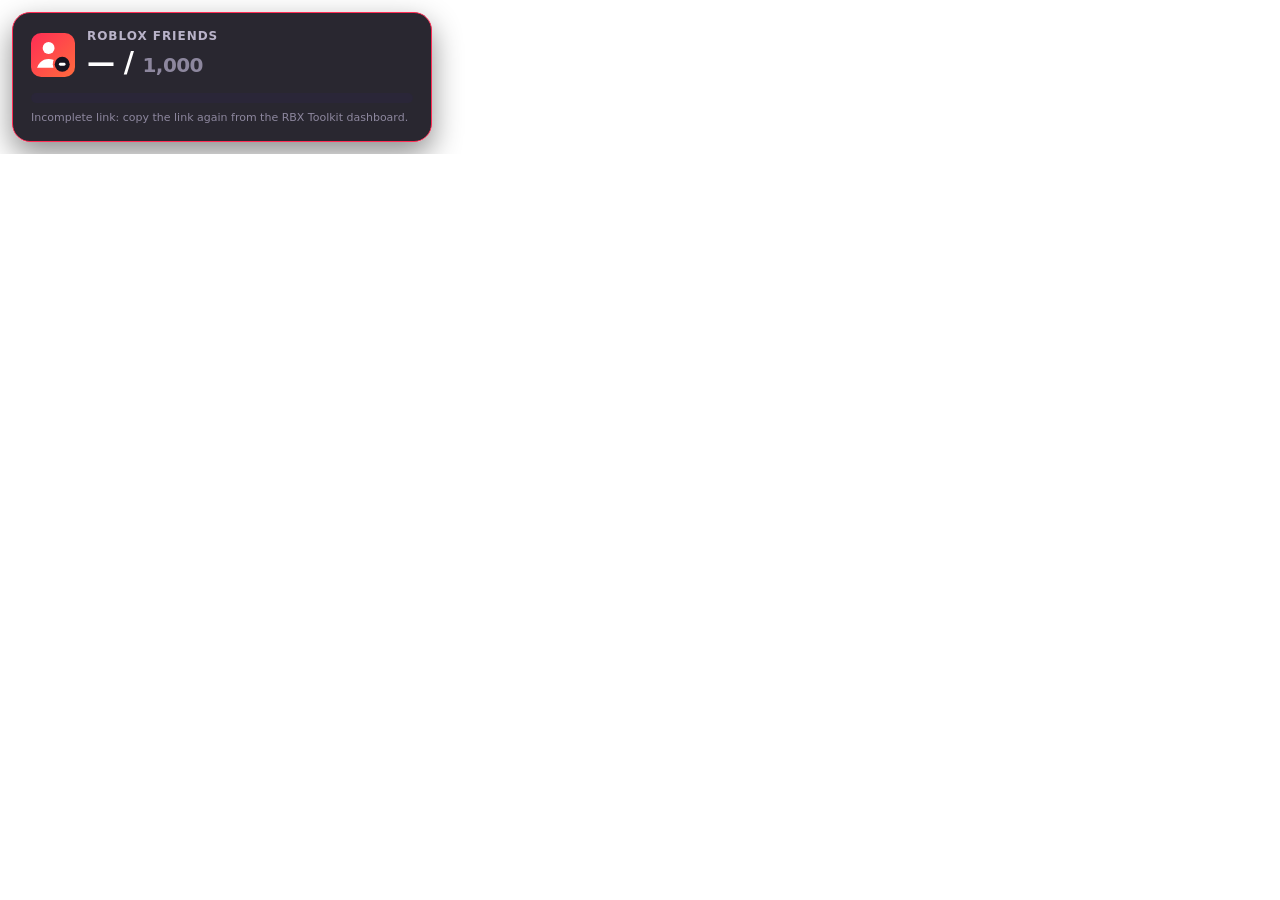
<file: index.html>
<!doctype html>
<html lang="en">
<head>
<meta charset="utf-8">
<title>RBX Toolkit – OBS widget</title>
<meta name="robots" content="noindex">
<style>
  * { box-sizing: border-box; }
  [hidden] { display: none !important; }
  html, body { margin: 0; background: transparent; overflow: hidden; }
  body {
    padding: 12px; color: #fff;
    font: 14px/1.3 "Segoe UI Variable", "Segoe UI", system-ui, sans-serif;
  }
  .card {
    width: 420px; padding: 16px 18px; border-radius: 18px;
    background: rgba(23, 21, 31, .92); border: 1px solid var(--accent, #ff2d55);
    box-shadow: 0 12px 30px rgba(0, 0, 0, .45);
  }
  .top { display: flex; align-items: center; gap: 12px; }
  .logo { width: 44px; height: 44px; flex: none; }
  .title { display: flex; flex-direction: column; }
  .label { color: #b9b3c9; font-size: 12px; font-weight: 700; text-transform: uppercase; letter-spacing: .08em; }
  .count { font-size: 28px; font-weight: 800; letter-spacing: -.02em; font-variant-numeric: tabular-nums; }
  .count span { color: #8d879e; font-weight: 700; font-size: 20px; }
  .bar { height: 10px; margin-top: 12px; border-radius: 5px; background: #2a2638; overflow: hidden; }
  #fill { height: 100%; width: 0; border-radius: 5px; background: var(--accent, #ff2d55); transition: width .8s cubic-bezier(.2, .8, .2, 1); }
  .alert {
    display: flex; align-items: center; gap: 12px; margin-top: 14px; padding: 10px 12px; border-radius: 14px;
    background: var(--accent-soft, rgba(255, 45, 85, .3));
    animation: in .55s cubic-bezier(.2, 1.4, .4, 1);
  }
  .alert img { width: 48px; height: 48px; border-radius: 50%; background: #2a2638; }
  .alert strong { display: block; font-size: 18px; }
  @keyframes in { from { transform: translateY(14px) scale(.92); opacity: 0; } }
  .status { margin-top: 8px; font-size: 11px; color: #8d879e; }
  body.compact .bar, body.compact .top { display: none; }
  body.compact .alert { margin-top: 0; }

  /* "Add me on Roblox" box */
  .addme { margin-top: 12px; padding: 10px 12px; border-radius: 12px; background: rgba(255, 255, 255, .06); text-align: center; }
  .addme .label { display: block; }
  .addme strong { display: block; font-size: 20px; margin-top: 2px; }
  .addme small { display: block; color: #b9b3c9; font-size: 12px; margin-top: 4px; }

  /* Hint (e.g. "send me a request first") */
  .hint { margin-top: 10px; padding: 8px 12px; border-radius: 12px; background: rgba(255, 176, 32, .18); color: #ffd58a; font-weight: 600; font-size: 13px; animation: in .4s ease-out; }

  .hint.ok { background: rgba(47, 209, 135, .18); color: #8ff0c0; }

  /* Info (!roblox, !game) */
  .info { margin-top: 12px; padding: 12px 14px; border-radius: 14px; background: rgba(91, 140, 255, .2); border: 1px solid rgba(91, 140, 255, .45); animation: in .5s cubic-bezier(.2, 1.4, .4, 1); }
  .info strong { display: block; font-size: 20px; margin-top: 2px; }
  .info small { display: block; color: #c9d6ff; font-size: 12px; margin-top: 4px; }

  /* "Play with me" queue */
  .queue-line { margin-top: 10px; font-size: 13px; font-weight: 700; color: #b9b3c9; }
  .alert.turn { background: linear-gradient(135deg, rgba(47, 209, 135, .35), rgba(47, 209, 135, .12)); border: 1px solid rgba(47, 209, 135, .6); }
  .alert small { display: block; color: #b9b3c9; font-size: 12px; margin-top: 2px; }

  /* Vertical layout for TikTok */
  body.vertical .card { width: 300px; padding: 18px; text-align: center; }
  body.vertical .top { flex-direction: column; gap: 6px; }
  body.vertical .title { align-items: center; }
  body.vertical .logo { width: 52px; height: 52px; }
  body.vertical .count { font-size: 34px; }
  body.vertical .alert { flex-direction: column; text-align: center; gap: 8px; padding: 14px; }
  body.vertical .alert img { width: 72px; height: 72px; }
  body.vertical .alert strong { font-size: 22px; }
</style>
</head>
<body>
  <div class="card" id="card">
    <div class="top">
      <svg class="logo" viewBox="0 0 100 100" aria-hidden="true">
        <defs>
          <linearGradient id="g" x1="0" y1="0" x2="1" y2="1"><stop offset="0" stop-color="#ff2d55"/><stop offset="1" stop-color="#ff6b3d"/></linearGradient>
          <mask id="gap"><rect width="100" height="100" fill="#fff"/><circle cx="71" cy="71" r="21.5" fill="#000"/></mask>
          <clipPath id="sh"><rect width="100" height="79"/></clipPath>
        </defs>
        <rect width="100" height="100" rx="23" fill="url(#g)"/>
        <g fill="#fff" mask="url(#gap)"><circle cx="40" cy="34" r="13.5"/><circle cx="40" cy="86" r="27" clip-path="url(#sh)"/></g>
        <circle cx="71" cy="71" r="17" fill="#16131f"/><rect x="63.5" y="67.8" width="15" height="6.4" rx="3.2" fill="#fff"/>
      </svg>
      <div class="title">
        <span class="label" id="label"></span>
        <span class="count"><b id="count">—</b> / <span id="goal">1000</span></span>
      </div>
    </div>
    <div class="bar"><div id="fill"></div></div>
    <div id="addme" class="addme" hidden>
      <span class="label" id="addmeLabel"></span>
      <strong id="addmeName"></strong>
      <small id="addmeHow"></small>
    </div>
    <div id="alert" class="alert" hidden>
      <img id="alertAvatar" alt="">
      <div>
        <span class="label" id="alertLabel"></span>
        <strong id="alertName"></strong>
        <small id="alertSub" hidden></small>
      </div>
    </div>
    <div id="info" class="info" hidden>
      <span class="label" id="infoTitle"></span>
      <strong id="infoText"></strong>
      <small id="infoSub"></small>
    </div>
    <div class="queue-line" id="queueLine" hidden></div>
    <div class="hint" id="hint" hidden></div>
    <div class="status" id="status" hidden></div>
  </div>

<script>
  // Parameters in the URL hash: #k=<code>&goal=1000&lang=en&v=1&compact=1&me=name&cmd=!add&color=ff2d55&sound=1&tpl=Text
  const params = new URLSearchParams(location.hash.slice(1) || location.search.slice(1));

  const STRINGS = {
    "en": {
      "friends": "Roblox friends",
      "addMe": "Add me on Roblox",
      "howTo": "Send me a request and type {cmd} YourName in chat",
      "newFriend": "New friend!",
      "fromLive": "Welcome from the live!",
      "yourTurn": "Your turn! 🎮",
      "left": "Still in queue: {n}",
      "last": "Last in the queue",
      "queueLine": "🎮 In queue to play: {n}",
      "queued": "{name} is in the queue (#{pos})",
      "reconnecting": "Reconnecting…",
      "badLink": "Incomplete link: copy the link again from the RBX Toolkit dashboard.",
      "oldLink": "Outdated link: copy the new widget link from the RBX Toolkit dashboard."
    },
    "it": {
      "friends": "Amici Roblox",
      "addMe": "Aggiungimi su Roblox",
      "howTo": "Mandami la richiesta e scrivi {cmd} TuoNome in chat",
      "newFriend": "Nuovo amico!",
      "fromLive": "Benvenuto dalla live!",
      "yourTurn": "Tocca a te! 🎮",
      "left": "Ancora in coda: {n}",
      "last": "Ultimo della coda",
      "queueLine": "🎮 In coda per giocare: {n}",
      "queued": "{name} è in coda (#{pos})",
      "reconnecting": "Riconnessione…",
      "badLink": "Link incompleto: copia di nuovo il link dalla dashboard di RBX Toolkit.",
      "oldLink": "Link non aggiornato: copia il nuovo link del widget dalla dashboard di RBX Toolkit."
    },
    "es": {
      "friends": "Amigos de Roblox",
      "addMe": "Agrégame en Roblox",
      "howTo": "Envíame una solicitud y escribe {cmd} TuNombre en el chat",
      "newFriend": "¡Nuevo amigo!",
      "fromLive": "¡Bienvenido desde el directo!",
      "yourTurn": "¡Te toca! 🎮",
      "left": "Siguen en cola: {n}",
      "last": "Último de la cola",
      "queueLine": "🎮 En cola para jugar: {n}",
      "queued": "{name} está en la cola (#{pos})",
      "reconnecting": "Reconectando…",
      "badLink": "Enlace incompleto: vuelve a copiar el enlace desde el panel de RBX Toolkit.",
      "oldLink": "Enlace desactualizado: copia el nuevo enlace del widget desde el panel de RBX Toolkit."
    },
    "pt": {
      "friends": "Amigos do Roblox",
      "addMe": "Me adicione no Roblox",
      "howTo": "Me mande um pedido e digite {cmd} SeuNome no chat",
      "newFriend": "Novo amigo!",
      "fromLive": "Bem-vindo da live!",
      "yourTurn": "Sua vez! 🎮",
      "left": "Ainda na fila: {n}",
      "last": "Último da fila",
      "queueLine": "🎮 Na fila para jogar: {n}",
      "queued": "{name} está na fila (#{pos})",
      "reconnecting": "Reconectando…",
      "badLink": "Link incompleto: copie o link de novo no painel do RBX Toolkit.",
      "oldLink": "Link desatualizado: copie o novo link do widget no painel do RBX Toolkit."
    },
    "fr": {
      "friends": "Amis Roblox",
      "addMe": "Ajoute-moi sur Roblox",
      "howTo": "Envoie-moi une demande et écris {cmd} TonNom dans le chat",
      "newFriend": "Nouvel ami !",
      "fromLive": "Bienvenue depuis le live !",
      "yourTurn": "À toi ! 🎮",
      "left": "Encore dans la file : {n}",
      "last": "Dernier de la file",
      "queueLine": "🎮 Dans la file pour jouer : {n}",
      "queued": "{name} est dans la file (#{pos})",
      "reconnecting": "Reconnexion…",
      "badLink": "Lien incomplet : recopie le lien depuis le tableau de bord de RBX Toolkit.",
      "oldLink": "Lien obsolète : copiez le nouveau lien du widget depuis le tableau de bord RBX Toolkit."
    },
    "de": {
      "friends": "Roblox-Freunde",
      "addMe": "Füg mich auf Roblox hinzu",
      "howTo": "Schick mir eine Anfrage und schreib {cmd} DeinName in den Chat",
      "newFriend": "Neuer Freund!",
      "fromLive": "Willkommen aus dem Livestream!",
      "yourTurn": "Du bist dran! 🎮",
      "left": "Noch in der Warteschlange: {n}",
      "last": "Letzter in der Warteschlange",
      "queueLine": "🎮 Warteschlange zum Mitspielen: {n}",
      "queued": "{name} ist in der Warteschlange (#{pos})",
      "reconnecting": "Verbindung wird wiederhergestellt…",
      "badLink": "Unvollständiger Link: kopiere den Link erneut aus dem RBX-Toolkit-Dashboard.",
      "oldLink": "Veralteter Link: Kopiere den neuen Widget-Link aus dem RBX-Toolkit-Dashboard."
    },
    "pl": {
      "friends": "Znajomi w Roblox",
      "addMe": "Dodaj mnie w Roblox",
      "howTo": "Wyślij mi zaproszenie i napisz na czacie {cmd} TwojaNazwa",
      "newFriend": "Nowy znajomy!",
      "fromLive": "Witaj z live!",
      "yourTurn": "Twoja kolej! 🎮",
      "left": "Wciąż w kolejce: {n}",
      "last": "Ostatni w kolejce",
      "queueLine": "🎮 W kolejce do gry: {n}",
      "queued": "{name} jest w kolejce (#{pos})",
      "reconnecting": "Ponowne łączenie…",
      "badLink": "Niepełny link: skopiuj link ponownie z panelu RBX Toolkit.",
      "oldLink": "Nieaktualny link: skopiuj nowy link widżetu z panelu RBX Toolkit."
    },
    "tr": {
      "friends": "Roblox arkadaşları",
      "addMe": "Beni Roblox'ta ekle",
      "howTo": "Bana istek gönder ve sohbete {cmd} RobloxAdın yaz",
      "newFriend": "Yeni arkadaş!",
      "fromLive": "Yayından hoş geldin!",
      "yourTurn": "Sıra sende! 🎮",
      "left": "Hâlâ sırada: {n}",
      "last": "Sıranın sonuncusu",
      "queueLine": "🎮 Oynamak için sırada: {n}",
      "queued": "{name} sırada (#{pos})",
      "reconnecting": "Yeniden bağlanılıyor…",
      "badLink": "Eksik bağlantı: bağlantıyı RBX Toolkit panelinden tekrar kopyala.",
      "oldLink": "Eski bağlantı: yeni widget bağlantısını RBX Toolkit panelinden kopyala."
    },
    "ru": {
      "friends": "Друзья в Roblox",
      "addMe": "Добавь меня в Roblox",
      "howTo": "Отправь мне заявку и напиши в чат {cmd} ТвойНик",
      "newFriend": "Новый друг!",
      "fromLive": "Привет со стрима!",
      "yourTurn": "Твоя очередь! 🎮",
      "left": "Ещё в очереди: {n}",
      "last": "Последний в очереди",
      "queueLine": "🎮 В очереди на игру: {n}",
      "queued": "{name} в очереди (#{pos})",
      "reconnecting": "Переподключение…",
      "badLink": "Неполная ссылка: скопируй ссылку заново в панели RBX Toolkit.",
      "oldLink": "Устаревшая ссылка: скопируйте новую ссылку на виджет в панели RBX Toolkit."
    },
    "id": {
      "friends": "Teman Roblox",
      "addMe": "Tambahkan aku di Roblox",
      "howTo": "Kirim permintaan ke aku lalu ketik {cmd} NamaKamu di chat",
      "newFriend": "Teman baru!",
      "fromLive": "Selamat datang dari live!",
      "yourTurn": "Giliranmu! 🎮",
      "left": "Masih di antrean: {n}",
      "last": "Terakhir di antrean",
      "queueLine": "🎮 Antre untuk main: {n}",
      "queued": "{name} masuk antrean (#{pos})",
      "reconnecting": "Menyambung ulang…",
      "badLink": "Link tidak lengkap: salin lagi link-nya dari dasbor RBX Toolkit.",
      "oldLink": "Link usang: salin link widget yang baru dari dasbor RBX Toolkit."
    }
  };
  const LOCALES = { en: "en-US", it: "it-IT", es: "es-ES", pt: "pt-BR", fr: "fr-FR", de: "de-DE", pl: "pl-PL", tr: "tr-TR", ru: "ru-RU", id: "id-ID" };
  const lang = STRINGS[params.get("lang")] ? params.get("lang") : "en";
  document.documentElement.lang = lang;
  const tr = (key, vars = {}) => STRINGS[lang][key].replace(/\{(\w+)\}/g, (m, k) => (vars[k] !== undefined ? vars[k] : m));
  const fmtNum = (n) => n.toLocaleString(LOCALES[lang]);
  document.getElementById("label").textContent = tr("friends");
  document.getElementById("addmeLabel").textContent = tr("addMe");
  document.getElementById("alertLabel").textContent = tr("newFriend");
  const key = params.get("k");
  const goal = Number(params.get("goal")) || 1000;
  if (params.get("compact") === "1") document.body.classList.add("compact");
  if (params.get("label")) document.getElementById("label").textContent = params.get("label");
  if (params.get("v") === "1") document.body.classList.add("vertical");
  if (params.get("me")) {
    document.getElementById("addme").hidden = false;
    document.getElementById("addmeName").textContent = "@" + params.get("me");
    if (params.get("cmd")) document.getElementById("addmeHow").textContent = tr("howTo", { cmd: params.get("cmd") });
  }
  const RELAY = "https://ntfy.sh";
  const $ = (id) => document.getElementById(id);

  // Customization (Pro): color, sound, alert text
  const color = /^[0-9a-f]{6}$/i.test(params.get("color") || "") ? "#" + params.get("color") : null;
  if (color) {
    document.documentElement.style.setProperty("--accent", color);
    document.documentElement.style.setProperty("--accent-soft", color + "55");
  }
  const sound = params.get("sound") === "1";
  const template = params.get("tpl") || "";

  let audioCtx;
  function chime(happy = true) {
    if (!sound) return;
    try {
      audioCtx = audioCtx || new AudioContext();
      const notes = happy ? [660, 880, 1320] : [520, 780];
      notes.forEach((f, i) => {
        const o = audioCtx.createOscillator();
        const g = audioCtx.createGain();
        o.type = "sine";
        o.frequency.value = f;
        const t = audioCtx.currentTime + i * 0.12;
        g.gain.setValueAtTime(0.0001, t);
        g.gain.exponentialRampToValueAtTime(0.25, t + 0.02);
        g.gain.exponentialRampToValueAtTime(0.0001, t + 0.35);
        o.connect(g).connect(audioCtx.destination);
        o.start(t);
        o.stop(t + 0.4);
      });
    } catch (_) {}
  }

  let count = null;
  const queue = [];
  let showing = false;

  function draw() {
    $("count").textContent = count === null ? "—" : fmtNum(count);
    $("goal").textContent = fmtNum(goal);
    $("fill").style.width = count === null ? "0" : Math.min(100, (count / goal) * 100) + "%";
  }

  function status(text) {
    $("status").hidden = !text;
    $("status").textContent = text || "";
  }

  function showNext() {
    if (showing || !queue.length) return;
    showing = true;
    const f = queue.shift();
    const who = f.displayName || f.name || "";
    const isTurn = f.type === "turn";
    $("alertAvatar").hidden = !f.avatar;
    if (f.avatar) $("alertAvatar").src = f.avatar;
    // {name} (and {nome}, used by older versions) is replaced with the friend's name.
    $("alertName").textContent = isTurn ? who : template ? template.replace(/\{(name|nome)\}/gi, who) : who;
    $("alertLabel").textContent = isTurn ? tr("yourTurn") : f.source ? tr("fromLive") : tr("newFriend");
    const sub = $("alertSub");
    sub.textContent = isTurn ? (f.left ? tr("left", { n: f.left }) : tr("last")) : "";
    sub.hidden = !sub.textContent;
    const box = $("alert");
    box.classList.toggle("turn", isTurn);
    chime(true);
    box.hidden = true;
    void box.offsetWidth;
    box.hidden = false;
    setTimeout(() => {
      box.hidden = true;
      showing = false;
      showNext();
    }, 6000);
  }

  let infoTimer;
  function showInfo(ev) {
    $("infoTitle").textContent = ev.title || "";
    $("infoText").textContent = ev.text || "";
    $("infoSub").textContent = ev.sub || "";
    $("infoSub").hidden = !ev.sub;
    const box = $("info");
    box.hidden = true;
    void box.offsetWidth;
    box.hidden = false;
    chime(false);
    clearTimeout(infoTimer);
    infoTimer = setTimeout(() => (box.hidden = true), 9000);
  }

  function drawQueue(n) {
    $("queueLine").hidden = !n;
    $("queueLine").textContent = tr("queueLine", { n });
  }

  let hintTimer;
  function showHint(text, kind = "") {
    const h = $("hint");
    h.className = "hint " + kind;
    h.textContent = text;
    h.hidden = true;
    void h.offsetWidth;
    h.hidden = false;
    clearTimeout(hintTimer);
    hintTimer = setTimeout(() => (h.hidden = true), 7000);
  }

  function handle(ev, live) {
    if (!ev || typeof ev !== "object") return;
    if (typeof ev.count === "number") count = ev.count;
    if ((ev.type === "friend" || ev.type === "turn") && live) queue.push(ev);
    if (ev.type === "hint" && live) showHint(ev.text);
    if (ev.type === "info" && live) showInfo(ev);
    if (typeof ev.queueCount === "number") drawQueue(ev.queueCount);
    if (ev.type === "queue" && ev.joined && live) showHint(tr("queued", { name: ev.joined, pos: ev.position }), "ok");
    draw();
    if (live) showNext();
  }

  // End-to-end encryption: events are AES-GCM encrypted by the extension. The key ("s") is only in
  // this page's URL hash, which browsers never send to servers, so the relay only sees ciphertext.
  const secret = params.get("s");
  let sticky = false;
  function stickyStatus(text) {
    sticky = true;
    status(text);
  }
  const fromB64url = (s) => Uint8Array.from(atob(s.replace(/-/g, "+").replace(/_/g, "/")), (c) => c.charCodeAt(0));
  let cryptoKey = null;
  async function getCryptoKey() {
    if (!cryptoKey) cryptoKey = await crypto.subtle.importKey("raw", fromB64url(secret), "AES-GCM", false, ["decrypt"]);
    return cryptoKey;
  }

  // Extracts the text of an ntfy message (or null for keepalive/open events).
  function messageText(msg) {
    try {
      const outer = typeof msg === "string" ? JSON.parse(msg) : msg;
      if (outer.event && outer.event !== "message") return null;
      return outer.message;
    } catch (_) {
      return null;
    }
  }

  async function decode(text) {
    let obj;
    try {
      obj = JSON.parse(text);
    } catch (_) {
      return null;
    }
    if (obj && obj.v === 1 && obj.iv && obj.d) {
      if (!secret) {
        stickyStatus(tr("oldLink"));
        return null;
      }
      try {
        const plain = await crypto.subtle.decrypt({ name: "AES-GCM", iv: fromB64url(obj.iv) }, await getCryptoKey(), fromB64url(obj.d));
        return JSON.parse(new TextDecoder().decode(plain));
      } catch (_) {
        return null; // wrong key or tampered message
      }
    }
    // Unencrypted events are accepted only by old links without a key.
    return secret ? null : obj;
  }

  async function receive(msg, live) {
    const text = messageText(msg);
    if (text == null) return;
    handle(await decode(text), live);
  }

  async function loadLast() {
    // Gets the latest count sent (ntfy keeps messages for a few hours).
    try {
      const res = await fetch(`${RELAY}/${key}/json?poll=1&since=12h`);
      const lines = (await res.text()).trim().split("\n").filter(Boolean);
      for (const line of lines) await receive(line, false);
    } catch (_) {}
  }

  function connect() {
    const es = new EventSource(`${RELAY}/${key}/sse`);
    es.onopen = () => sticky || status("");
    es.onmessage = (e) => receive(e.data, true);
    es.onerror = () => sticky || status(tr("reconnecting"));
  }

  draw();
  if (!key) {
    status(tr("badLink"));
  } else {
    loadLast().then(connect);
  }
</script>
</body>
</html>
</file>
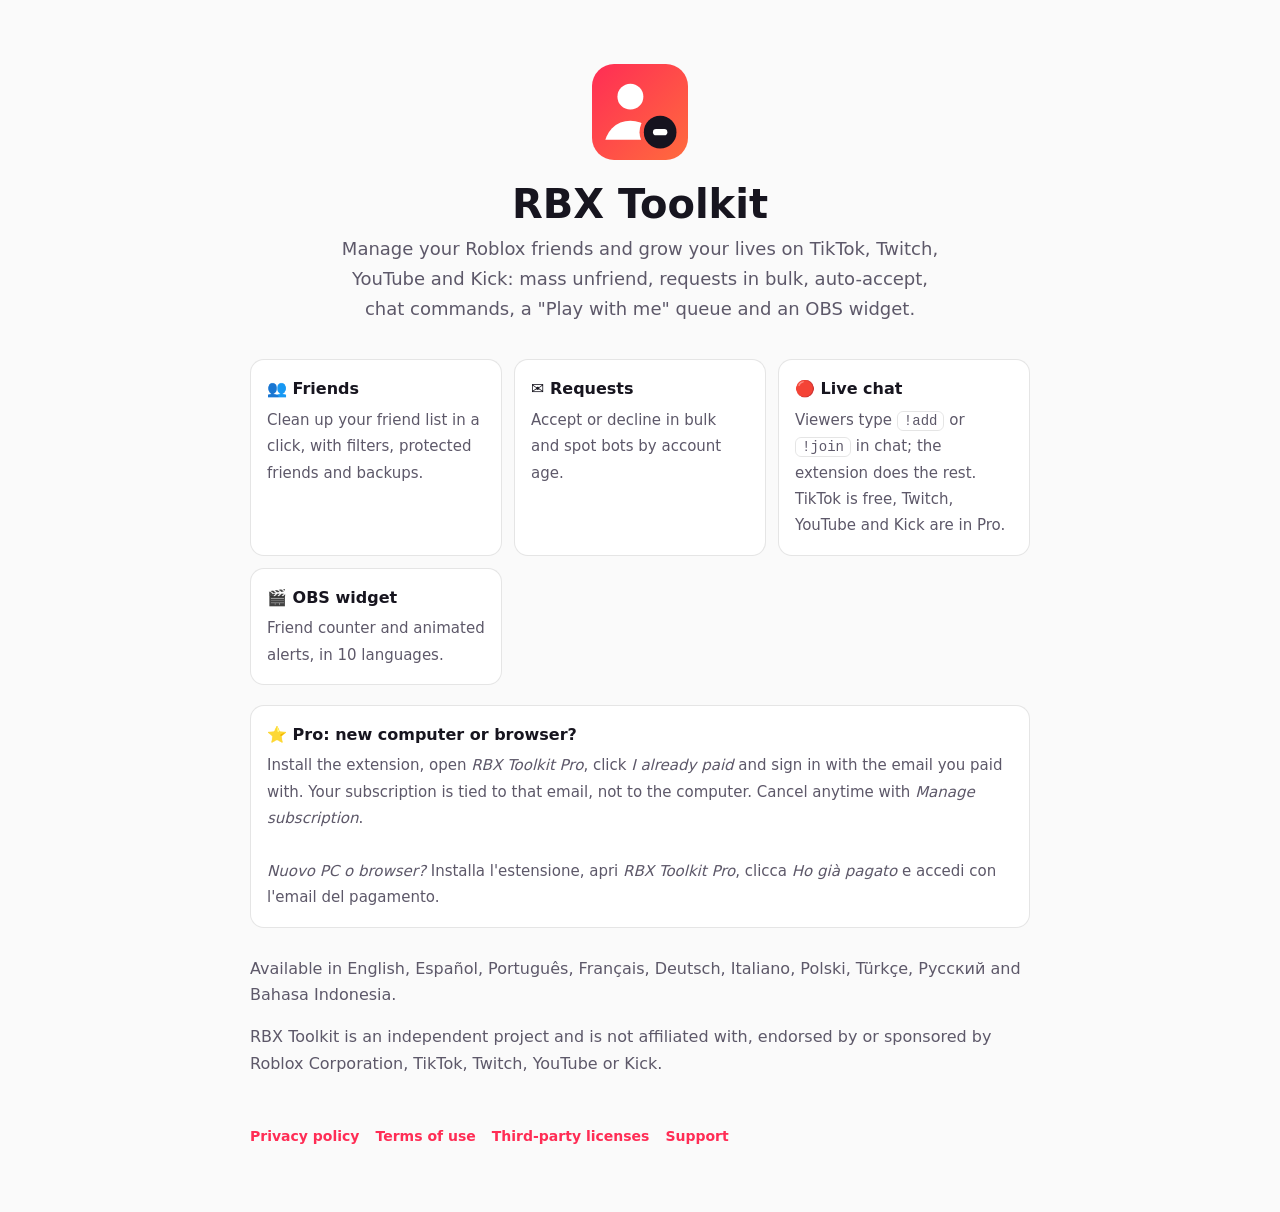
<file: home.html>
<!doctype html>
<html lang="en">
<head>
<meta charset="utf-8">
<meta name="viewport" content="width=device-width, initial-scale=1">
<title>RBX Toolkit</title>
<meta name="description" content="Roblox friend manager and live-stream tools for TikTok, Twitch, YouTube and Kick: mass unfriend, auto-accept requests, chat commands, OBS widget.">
<link rel="icon" href="logo.svg">
<link rel="stylesheet" href="legal.css">
<style>
  .hero { text-align: center; padding: 32px 0 8px; }
  .hero img { width: 96px; height: 96px; }
  .hero h1 { font-size: 40px; margin: 12px 0 6px; }
  .hero p { color: var(--muted); font-size: 18px; max-width: 620px; margin: 0 auto; }
  .grid { display: grid; grid-template-columns: repeat(auto-fit, minmax(230px, 1fr)); gap: 12px; margin-top: 28px; }
  .card { background: var(--surface); border: 1px solid var(--border); border-radius: 14px; padding: 16px; }
  .card strong { display: block; margin-bottom: 4px; }
  .card span { color: var(--muted); font-size: 15px; }
</style>
</head>
<body>
<main>
  <div class="hero">
    <img src="logo.svg" alt="">
    <h1>RBX Toolkit</h1>
    <p>Manage your Roblox friends and grow your lives on TikTok, Twitch, YouTube and Kick: mass unfriend, requests in bulk, auto-accept, chat commands, a "Play with me" queue and an OBS widget.</p>
  </div>
  <div class="grid">
    <div class="card"><strong>👥 Friends</strong><span>Clean up your friend list in a click, with filters, protected friends and backups.</span></div>
    <div class="card"><strong>✉️ Requests</strong><span>Accept or decline in bulk and spot bots by account age.</span></div>
    <div class="card"><strong>🔴 Live chat</strong><span>Viewers type <code>!add</code> or <code>!join</code> in chat; the extension does the rest. TikTok is free, Twitch, YouTube and Kick are in Pro.</span></div>
    <div class="card"><strong>🎬 OBS widget</strong><span>Friend counter and animated alerts, in 10 languages.</span></div>
  </div>
  <div class="card" style="margin-top:20px"><strong>⭐ Pro: new computer or browser?</strong><span>Install the extension, open <em>RBX Toolkit Pro</em>, click <em>I already paid</em> and sign in with the email you paid with. Your subscription is tied to that email, not to the computer. Cancel anytime with <em>Manage subscription</em>.<br><br><em>Nuovo PC o browser?</em> Installa l'estensione, apri <em>RBX Toolkit Pro</em>, clicca <em>Ho già pagato</em> e accedi con l'email del pagamento.</span></div>
  <p class="muted" style="margin-top:28px">Available in English, Español, Português, Français, Deutsch, Italiano, Polski, Türkçe, Русский and Bahasa Indonesia.</p>
  <p class="muted">RBX Toolkit is an independent project and is not affiliated with, endorsed by or sponsored by Roblox Corporation, TikTok, Twitch, YouTube or Kick.</p>
  <footer><div class="links"><a href="privacy.html">Privacy policy</a><a href="terms.html">Terms of use</a><a href="licenses.html">Third-party licenses</a><a href="https://github.com/MichyLuna/rbx-toolkit-widget/issues">Support</a></div></footer>
</main>
</body>
</html>
</file>
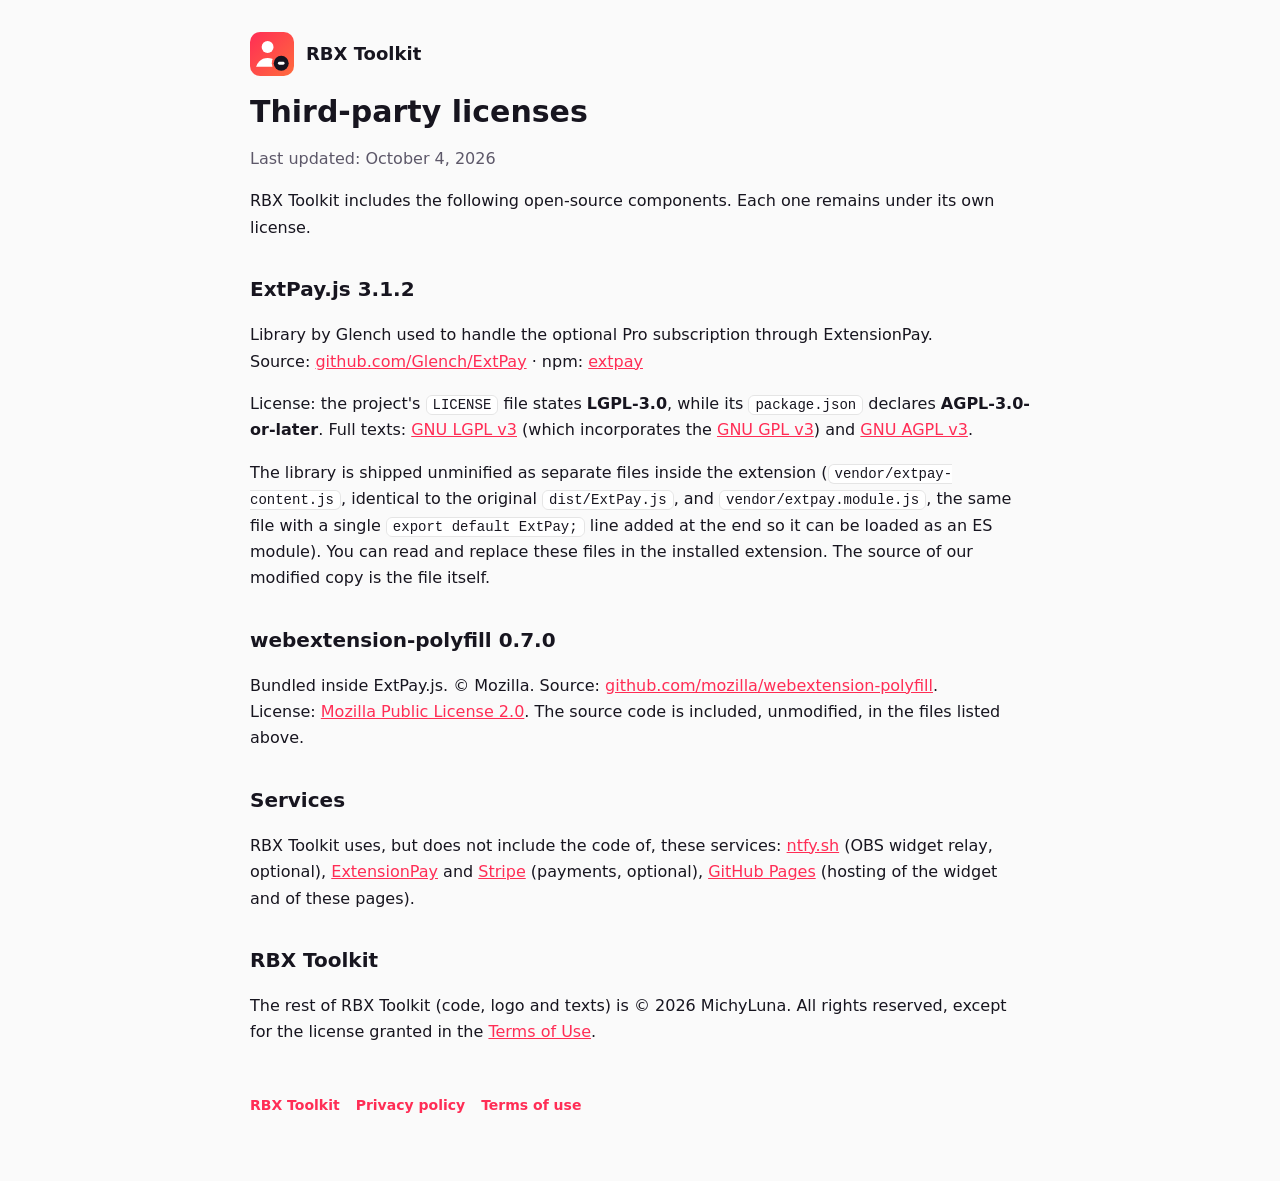
<file: licenses.html>
<!doctype html>
<html lang="en">
<head>
<meta charset="utf-8">
<meta name="viewport" content="width=device-width, initial-scale=1">
<title>Third-party licenses – RBX Toolkit</title>
<link rel="icon" href="logo.svg">
<link rel="stylesheet" href="legal.css">
</head>
<body>
<main>
  <header><img src="logo.svg" alt=""><a href="home.html">RBX Toolkit</a></header>
  <h1>Third-party licenses</h1>
  <p class="muted">Last updated: October 4, 2026</p>
  <p>RBX Toolkit includes the following open-source components. Each one remains under its own license.</p>

  <h2>ExtPay.js 3.1.2</h2>
  <p>Library by Glench used to handle the optional Pro subscription through ExtensionPay.<br>
    Source: <a href="https://github.com/Glench/ExtPay">github.com/Glench/ExtPay</a> · npm: <a href="https://www.npmjs.com/package/extpay">extpay</a></p>
  <p>License: the project's <code>LICENSE</code> file states <strong>LGPL-3.0</strong>, while its <code>package.json</code> declares <strong>AGPL-3.0-or-later</strong>.
    Full texts: <a href="https://www.gnu.org/licenses/lgpl-3.0.html">GNU LGPL v3</a> (which incorporates the <a href="https://www.gnu.org/licenses/gpl-3.0.html">GNU GPL v3</a>)
    and <a href="https://www.gnu.org/licenses/agpl-3.0.html">GNU AGPL v3</a>.</p>
  <p>The library is shipped unminified as separate files inside the extension (<code>vendor/extpay-content.js</code>, identical to the original <code>dist/ExtPay.js</code>, and
    <code>vendor/extpay.module.js</code>, the same file with a single <code>export default ExtPay;</code> line added at the end so it can be loaded as an ES module).
    You can read and replace these files in the installed extension. The source of our modified copy is the file itself.</p>

  <h2>webextension-polyfill 0.7.0</h2>
  <p>Bundled inside ExtPay.js. © Mozilla. Source: <a href="https://github.com/mozilla/webextension-polyfill">github.com/mozilla/webextension-polyfill</a>.<br>
    License: <a href="https://www.mozilla.org/MPL/2.0/">Mozilla Public License 2.0</a>. The source code is included, unmodified, in the files listed above.</p>

  <h2>Services</h2>
  <p>RBX Toolkit uses, but does not include the code of, these services: <a href="https://ntfy.sh">ntfy.sh</a> (OBS widget relay, optional),
    <a href="https://extensionpay.com">ExtensionPay</a> and <a href="https://stripe.com">Stripe</a> (payments, optional), <a href="https://pages.github.com">GitHub Pages</a> (hosting of the widget and of these pages).</p>

  <h2>RBX Toolkit</h2>
  <p>The rest of RBX Toolkit (code, logo and texts) is © 2026 MichyLuna. All rights reserved, except for the license granted in the <a href="terms.html">Terms of Use</a>.</p>

  <footer><div class="links"><a href="home.html">RBX Toolkit</a><a href="privacy.html">Privacy policy</a><a href="terms.html">Terms of use</a></div></footer>
</main>
</body>
</html>
</file>
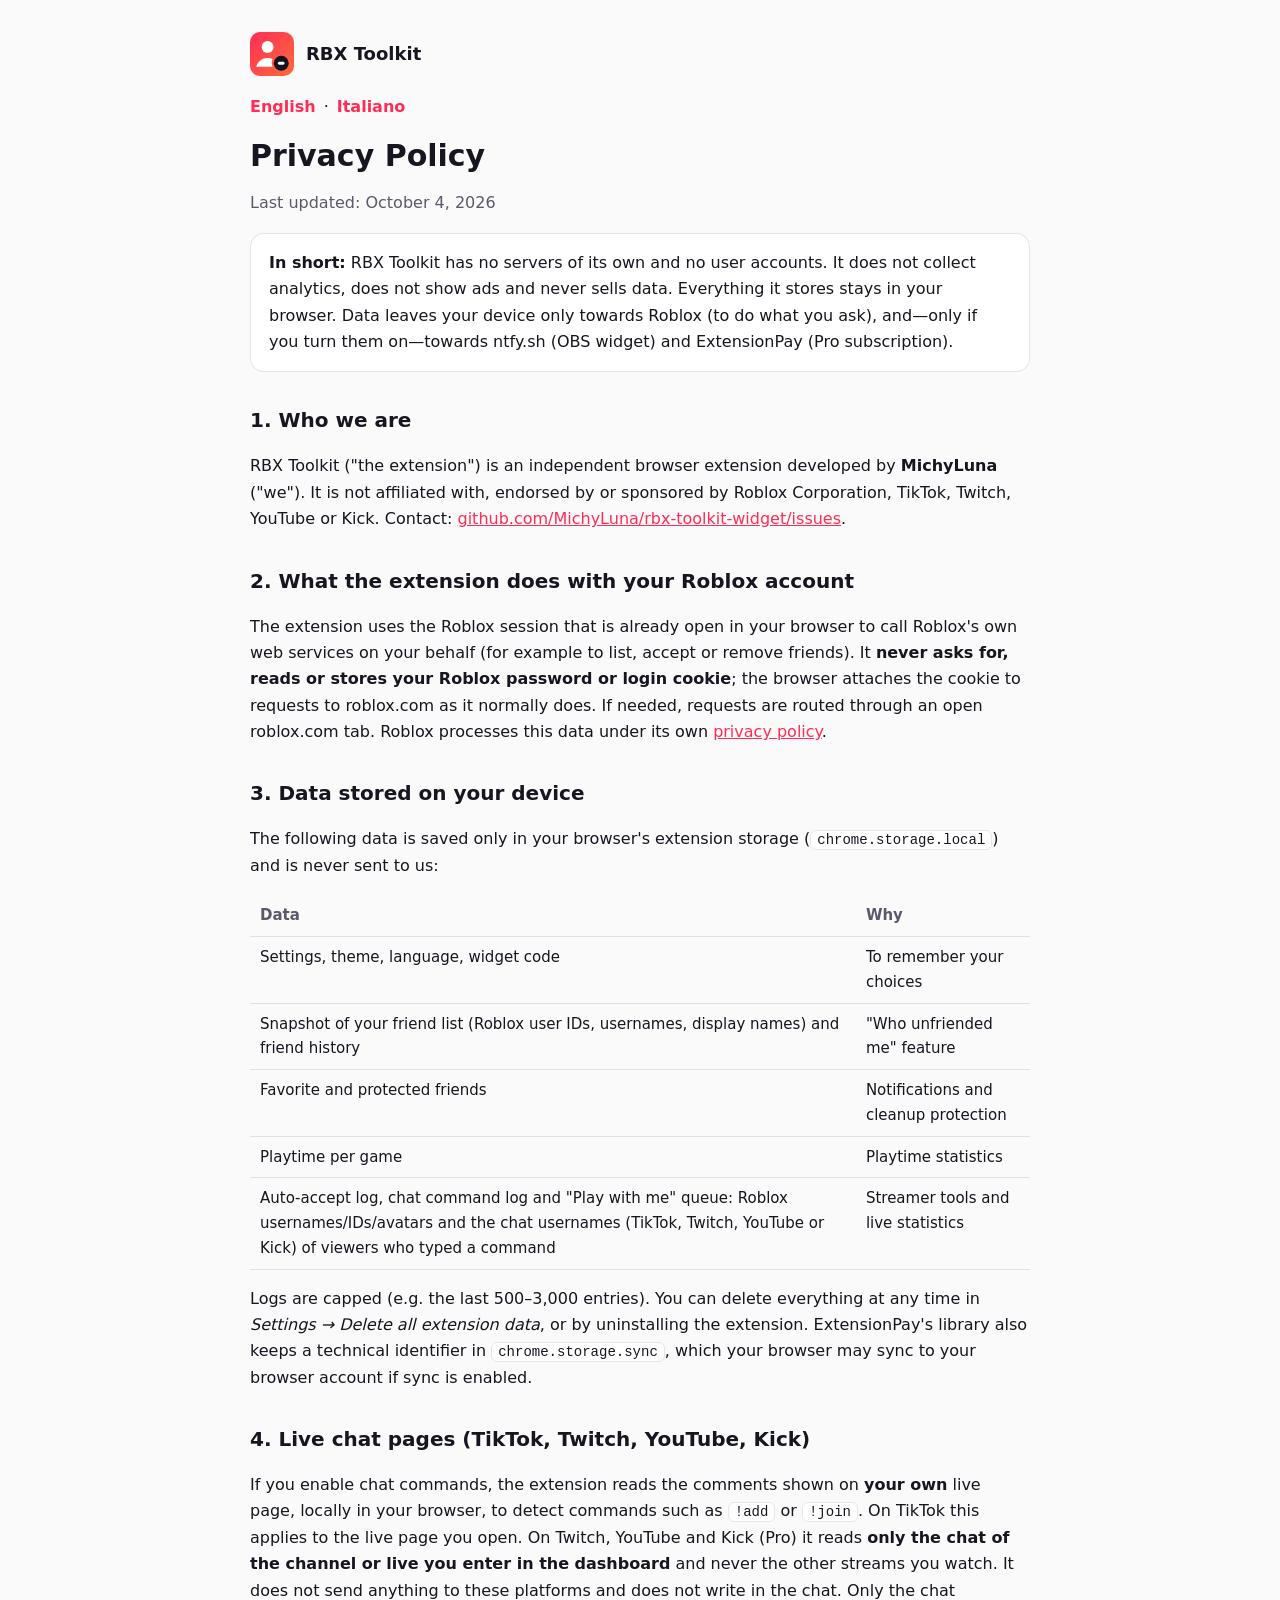
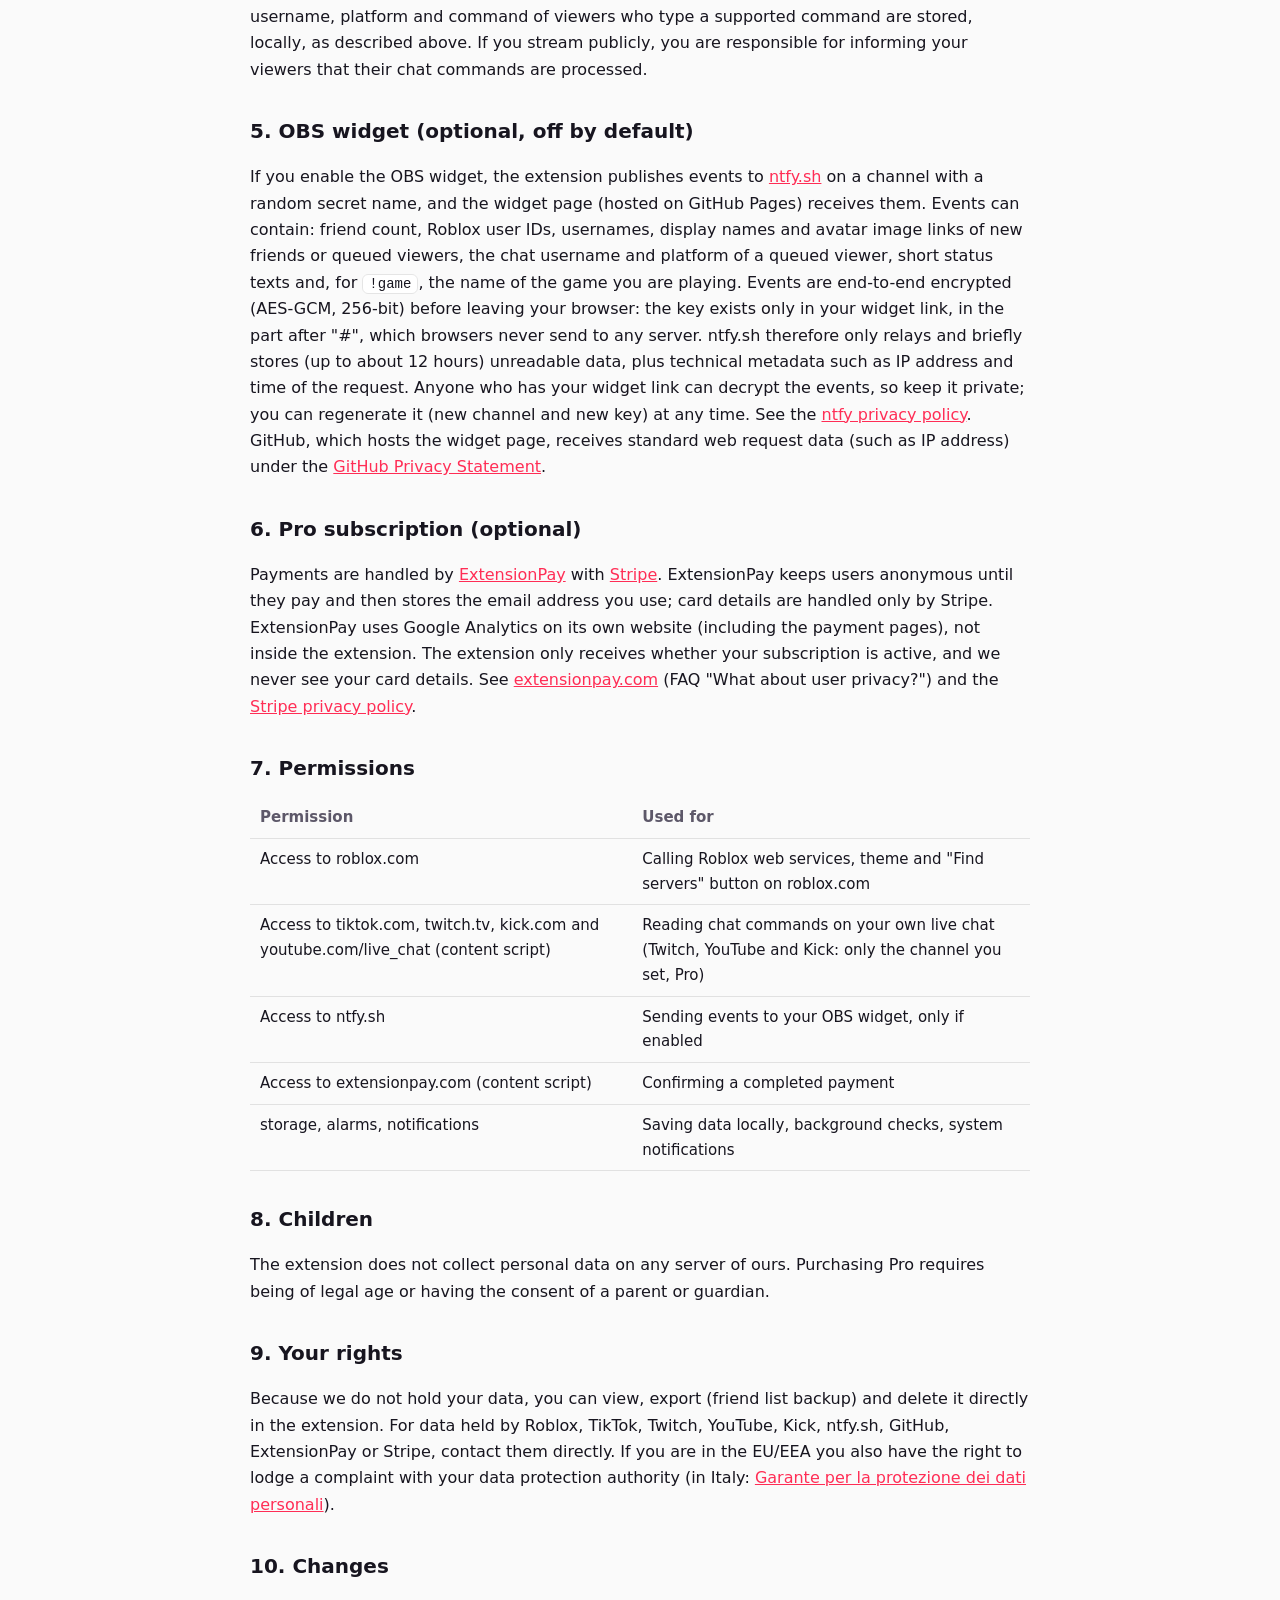
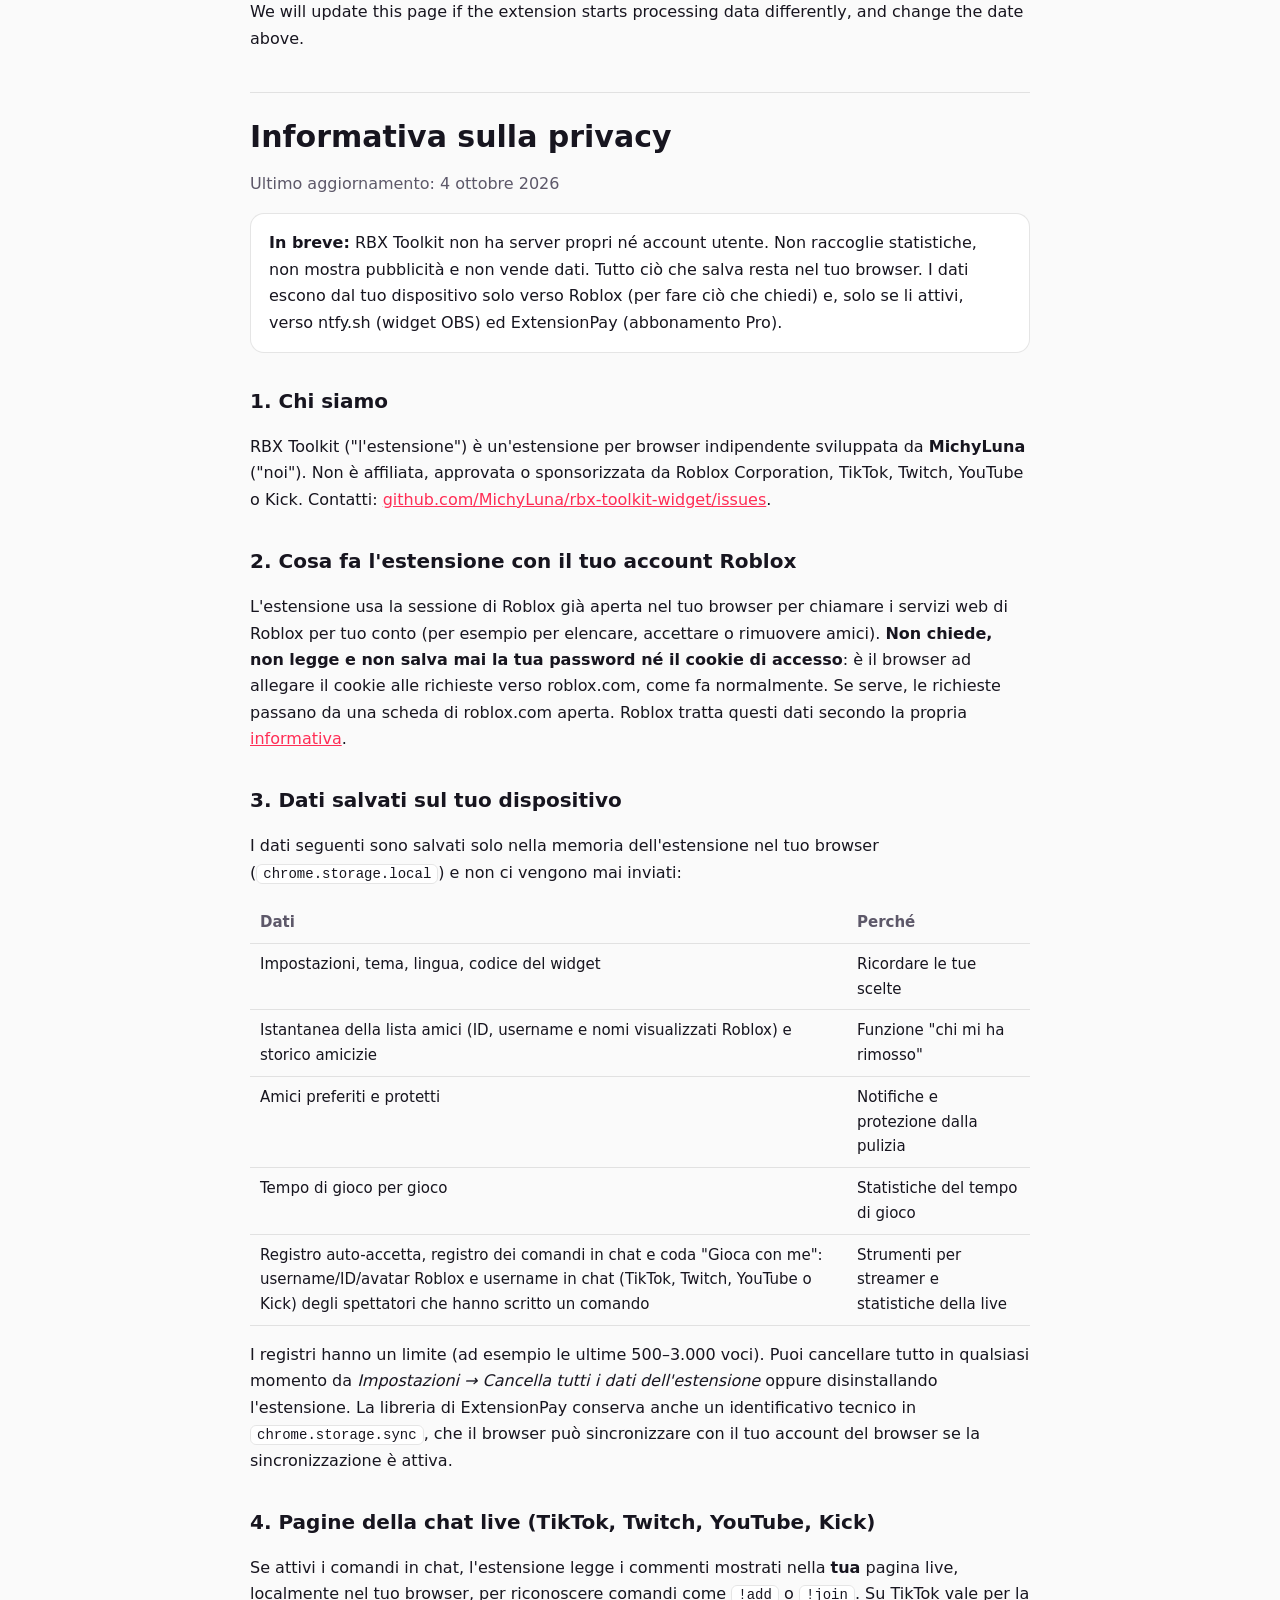
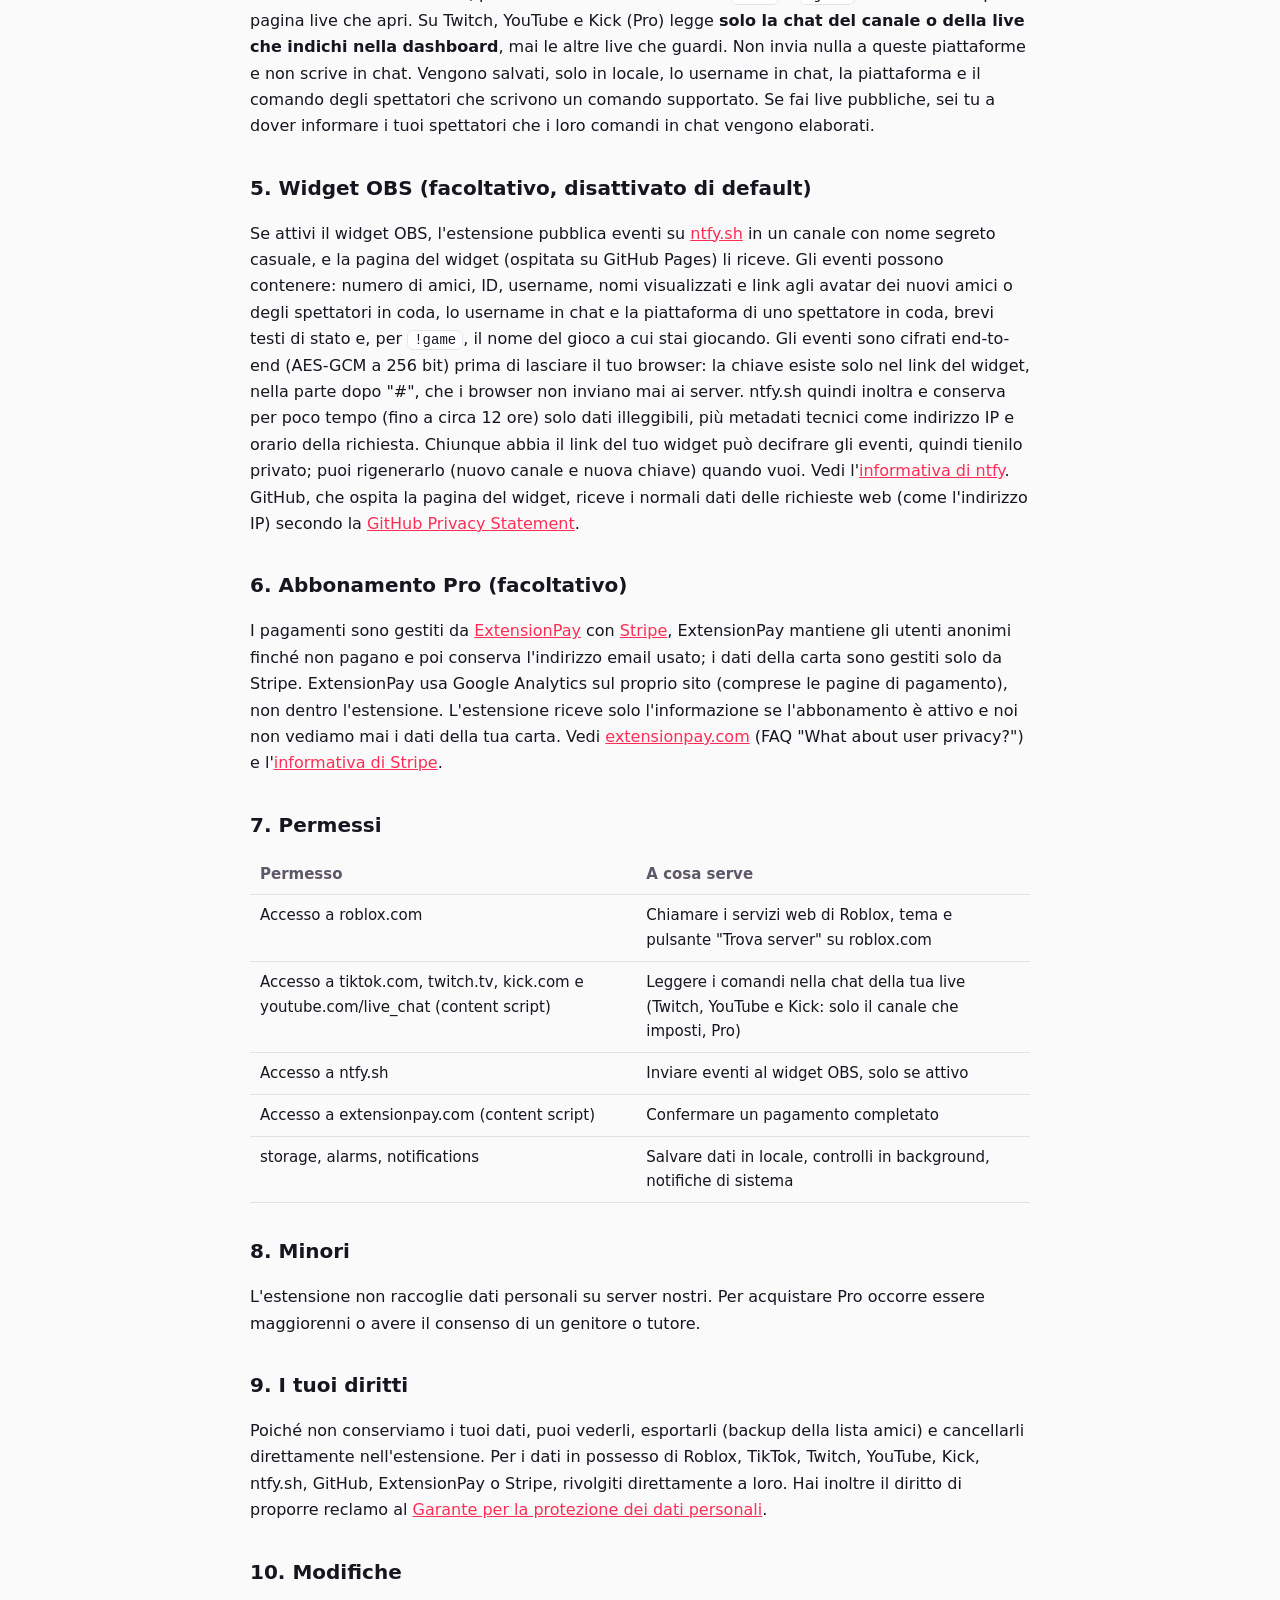
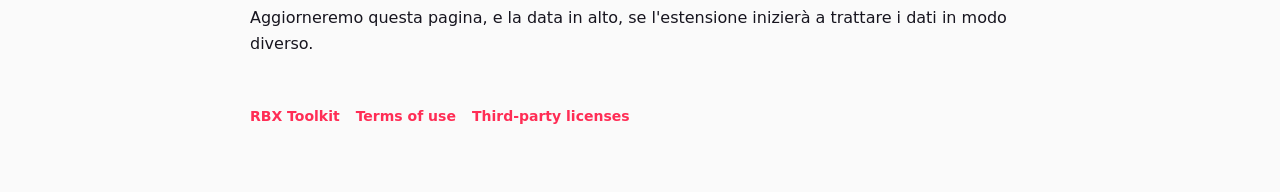
<file: privacy.html>
<!doctype html>
<html lang="en">
<head>
<meta charset="utf-8">
<meta name="viewport" content="width=device-width, initial-scale=1">
<title>Privacy Policy – RBX Toolkit</title>
<link rel="icon" href="logo.svg">
<link rel="stylesheet" href="legal.css">
</head>
<body>
<main>
  <header><img src="logo.svg" alt=""><a href="home.html">RBX Toolkit</a></header>
  <nav class="lang"><a href="#en">English</a> · <a href="#it">Italiano</a></nav>

  <section id="en">
    <h1>Privacy Policy</h1>
    <p class="muted">Last updated: October 4, 2026</p>

    <div class="box">
      <strong>In short:</strong> RBX Toolkit has no servers of its own and no user accounts. It does not collect analytics, does not show ads and never sells data.
      Everything it stores stays in your browser. Data leaves your device only towards Roblox (to do what you ask), and—only if you turn them on—towards
      ntfy.sh (OBS widget) and ExtensionPay (Pro subscription).
    </div>

    <h2>1. Who we are</h2>
    <p>RBX Toolkit ("the extension") is an independent browser extension developed by <strong>MichyLuna</strong> ("we"). It is not affiliated with, endorsed by or sponsored by Roblox Corporation, TikTok, Twitch, YouTube or Kick.
      Contact: <a href="https://github.com/MichyLuna/rbx-toolkit-widget/issues">github.com/MichyLuna/rbx-toolkit-widget/issues</a>.</p>

    <h2>2. What the extension does with your Roblox account</h2>
    <p>The extension uses the Roblox session that is already open in your browser to call Roblox's own web services on your behalf (for example to list, accept or remove friends).
      It <strong>never asks for, reads or stores your Roblox password or login cookie</strong>; the browser attaches the cookie to requests to roblox.com as it normally does.
      If needed, requests are routed through an open roblox.com tab. Roblox processes this data under its own <a href="https://en.help.roblox.com/hc/articles/115004630823">privacy policy</a>.</p>

    <h2>3. Data stored on your device</h2>
    <p>The following data is saved only in your browser's extension storage (<code>chrome.storage.local</code>) and is never sent to us:</p>
    <table>
      <tr><th>Data</th><th>Why</th></tr>
      <tr><td>Settings, theme, language, widget code</td><td>To remember your choices</td></tr>
      <tr><td>Snapshot of your friend list (Roblox user IDs, usernames, display names) and friend history</td><td>"Who unfriended me" feature</td></tr>
      <tr><td>Favorite and protected friends</td><td>Notifications and cleanup protection</td></tr>
      <tr><td>Playtime per game</td><td>Playtime statistics</td></tr>
      <tr><td>Auto-accept log, chat command log and "Play with me" queue: Roblox usernames/IDs/avatars and the chat usernames (TikTok, Twitch, YouTube or Kick) of viewers who typed a command</td><td>Streamer tools and live statistics</td></tr>
    </table>
    <p>Logs are capped (e.g. the last 500–3,000 entries). You can delete everything at any time in <em>Settings → Delete all extension data</em>, or by uninstalling the extension.
      ExtensionPay's library also keeps a technical identifier in <code>chrome.storage.sync</code>, which your browser may sync to your browser account if sync is enabled.</p>

    <h2>4. Live chat pages (TikTok, Twitch, YouTube, Kick)</h2>
    <p>If you enable chat commands, the extension reads the comments shown on <strong>your own</strong> live page, locally in your browser, to detect commands such as <code>!add</code> or <code>!join</code>.
      On TikTok this applies to the live page you open. On Twitch, YouTube and Kick (Pro) it reads <strong>only the chat of the channel or live you enter in the dashboard</strong> and never the other streams you watch.
      It does not send anything to these platforms and does not write in the chat. Only the chat username, platform and command of viewers who type a supported command are stored, locally, as described above.
      If you stream publicly, you are responsible for informing your viewers that their chat commands are processed.</p>

    <h2>5. OBS widget (optional, off by default)</h2>
    <p>If you enable the OBS widget, the extension publishes events to <a href="https://ntfy.sh">ntfy.sh</a> on a channel with a random secret name, and the widget page
      (hosted on GitHub Pages) receives them. Events can contain: friend count, Roblox user IDs, usernames, display names and avatar image links of new friends or queued viewers,
      the chat username and platform of a queued viewer, short status texts and, for <code>!game</code>, the name of the game you are playing.
      Events are end-to-end encrypted (AES-GCM, 256-bit) before leaving your browser: the key exists only in your widget link, in the part after "#", which browsers never send to any server.
      ntfy.sh therefore only relays and briefly stores (up to about 12 hours) unreadable data, plus technical metadata such as IP address and time of the request.
      Anyone who has your widget link can decrypt the events, so keep it private; you can regenerate it (new channel and new key) at any time.
      See the <a href="https://docs.ntfy.sh/privacy/">ntfy privacy policy</a>. GitHub, which hosts the widget page, receives standard web request data (such as IP address) under the
      <a href="https://docs.github.com/site-policy/privacy-policies/github-general-privacy-statement">GitHub Privacy Statement</a>.</p>

    <h2>6. Pro subscription (optional)</h2>
    <p>Payments are handled by <a href="https://extensionpay.com">ExtensionPay</a> with <a href="https://stripe.com">Stripe</a>. ExtensionPay keeps users anonymous until they pay and then stores the email address you use;
      card details are handled only by Stripe. ExtensionPay uses Google Analytics on its own website (including the payment pages), not inside the extension.
      The extension only receives whether your subscription is active, and we never see your card details. See <a href="https://extensionpay.com">extensionpay.com</a> (FAQ "What about user privacy?")
      and the <a href="https://stripe.com/privacy">Stripe privacy policy</a>.</p>

    <h2>7. Permissions</h2>
    <table>
      <tr><th>Permission</th><th>Used for</th></tr>
      <tr><td>Access to roblox.com</td><td>Calling Roblox web services, theme and "Find servers" button on roblox.com</td></tr>
      <tr><td>Access to tiktok.com, twitch.tv, kick.com and youtube.com/live_chat (content script)</td><td>Reading chat commands on your own live chat (Twitch, YouTube and Kick: only the channel you set, Pro)</td></tr>
      <tr><td>Access to ntfy.sh</td><td>Sending events to your OBS widget, only if enabled</td></tr>
      <tr><td>Access to extensionpay.com (content script)</td><td>Confirming a completed payment</td></tr>
      <tr><td>storage, alarms, notifications</td><td>Saving data locally, background checks, system notifications</td></tr>
    </table>

    <h2>8. Children</h2>
    <p>The extension does not collect personal data on any server of ours. Purchasing Pro requires being of legal age or having the consent of a parent or guardian.</p>

    <h2>9. Your rights</h2>
    <p>Because we do not hold your data, you can view, export (friend list backup) and delete it directly in the extension. For data held by Roblox, TikTok, Twitch, YouTube, Kick, ntfy.sh, GitHub,
      ExtensionPay or Stripe, contact them directly. If you are in the EU/EEA you also have the right to lodge a complaint with your data protection authority
      (in Italy: <a href="https://www.garanteprivacy.it">Garante per la protezione dei dati personali</a>).</p>

    <h2>10. Changes</h2>
    <p>We will update this page if the extension starts processing data differently, and change the date above.</p>
  </section>

  <section id="it" class="lang-block">
    <h1>Informativa sulla privacy</h1>
    <p class="muted">Ultimo aggiornamento: 4 ottobre 2026</p>

    <div class="box">
      <strong>In breve:</strong> RBX Toolkit non ha server propri né account utente. Non raccoglie statistiche, non mostra pubblicità e non vende dati.
      Tutto ciò che salva resta nel tuo browser. I dati escono dal tuo dispositivo solo verso Roblox (per fare ciò che chiedi) e, solo se li attivi,
      verso ntfy.sh (widget OBS) ed ExtensionPay (abbonamento Pro).
    </div>

    <h2>1. Chi siamo</h2>
    <p>RBX Toolkit ("l'estensione") è un'estensione per browser indipendente sviluppata da <strong>MichyLuna</strong> ("noi"). Non è affiliata, approvata o sponsorizzata da Roblox Corporation, TikTok, Twitch, YouTube o Kick.
      Contatti: <a href="https://github.com/MichyLuna/rbx-toolkit-widget/issues">github.com/MichyLuna/rbx-toolkit-widget/issues</a>.</p>

    <h2>2. Cosa fa l'estensione con il tuo account Roblox</h2>
    <p>L'estensione usa la sessione di Roblox già aperta nel tuo browser per chiamare i servizi web di Roblox per tuo conto (per esempio per elencare, accettare o rimuovere amici).
      <strong>Non chiede, non legge e non salva mai la tua password né il cookie di accesso</strong>: è il browser ad allegare il cookie alle richieste verso roblox.com, come fa normalmente.
      Se serve, le richieste passano da una scheda di roblox.com aperta. Roblox tratta questi dati secondo la propria <a href="https://en.help.roblox.com/hc/articles/115004630823">informativa</a>.</p>

    <h2>3. Dati salvati sul tuo dispositivo</h2>
    <p>I dati seguenti sono salvati solo nella memoria dell'estensione nel tuo browser (<code>chrome.storage.local</code>) e non ci vengono mai inviati:</p>
    <table>
      <tr><th>Dati</th><th>Perché</th></tr>
      <tr><td>Impostazioni, tema, lingua, codice del widget</td><td>Ricordare le tue scelte</td></tr>
      <tr><td>Istantanea della lista amici (ID, username e nomi visualizzati Roblox) e storico amicizie</td><td>Funzione "chi mi ha rimosso"</td></tr>
      <tr><td>Amici preferiti e protetti</td><td>Notifiche e protezione dalla pulizia</td></tr>
      <tr><td>Tempo di gioco per gioco</td><td>Statistiche del tempo di gioco</td></tr>
      <tr><td>Registro auto-accetta, registro dei comandi in chat e coda "Gioca con me": username/ID/avatar Roblox e username in chat (TikTok, Twitch, YouTube o Kick) degli spettatori che hanno scritto un comando</td><td>Strumenti per streamer e statistiche della live</td></tr>
    </table>
    <p>I registri hanno un limite (ad esempio le ultime 500–3.000 voci). Puoi cancellare tutto in qualsiasi momento da <em>Impostazioni → Cancella tutti i dati dell'estensione</em> oppure disinstallando l'estensione.
      La libreria di ExtensionPay conserva anche un identificativo tecnico in <code>chrome.storage.sync</code>, che il browser può sincronizzare con il tuo account del browser se la sincronizzazione è attiva.</p>

    <h2>4. Pagine della chat live (TikTok, Twitch, YouTube, Kick)</h2>
    <p>Se attivi i comandi in chat, l'estensione legge i commenti mostrati nella <strong>tua</strong> pagina live, localmente nel tuo browser, per riconoscere comandi come <code>!add</code> o <code>!join</code>.
      Su TikTok vale per la pagina live che apri. Su Twitch, YouTube e Kick (Pro) legge <strong>solo la chat del canale o della live che indichi nella dashboard</strong>, mai le altre live che guardi.
      Non invia nulla a queste piattaforme e non scrive in chat. Vengono salvati, solo in locale, lo username in chat, la piattaforma e il comando degli spettatori che scrivono un comando supportato.
      Se fai live pubbliche, sei tu a dover informare i tuoi spettatori che i loro comandi in chat vengono elaborati.</p>

    <h2>5. Widget OBS (facoltativo, disattivato di default)</h2>
    <p>Se attivi il widget OBS, l'estensione pubblica eventi su <a href="https://ntfy.sh">ntfy.sh</a> in un canale con nome segreto casuale, e la pagina del widget
      (ospitata su GitHub Pages) li riceve. Gli eventi possono contenere: numero di amici, ID, username, nomi visualizzati e link agli avatar dei nuovi amici o degli spettatori in coda,
      lo username in chat e la piattaforma di uno spettatore in coda, brevi testi di stato e, per <code>!game</code>, il nome del gioco a cui stai giocando.
      Gli eventi sono cifrati end-to-end (AES-GCM a 256 bit) prima di lasciare il tuo browser: la chiave esiste solo nel link del widget, nella parte dopo "#", che i browser non inviano mai ai server.
      ntfy.sh quindi inoltra e conserva per poco tempo (fino a circa 12 ore) solo dati illeggibili, più metadati tecnici come indirizzo IP e orario della richiesta.
      Chiunque abbia il link del tuo widget può decifrare gli eventi, quindi tienilo privato; puoi rigenerarlo (nuovo canale e nuova chiave) quando vuoi.
      Vedi l'<a href="https://docs.ntfy.sh/privacy/">informativa di ntfy</a>. GitHub, che ospita la pagina del widget, riceve i normali dati delle richieste web (come l'indirizzo IP) secondo la
      <a href="https://docs.github.com/site-policy/privacy-policies/github-general-privacy-statement">GitHub Privacy Statement</a>.</p>

    <h2>6. Abbonamento Pro (facoltativo)</h2>
    <p>I pagamenti sono gestiti da <a href="https://extensionpay.com">ExtensionPay</a> con <a href="https://stripe.com">Stripe</a>, ExtensionPay mantiene gli utenti anonimi finché non pagano e poi conserva l'indirizzo email usato;
      i dati della carta sono gestiti solo da Stripe. ExtensionPay usa Google Analytics sul proprio sito (comprese le pagine di pagamento), non dentro l'estensione.
      L'estensione riceve solo l'informazione se l'abbonamento è attivo e noi non vediamo mai i dati della tua carta. Vedi <a href="https://extensionpay.com">extensionpay.com</a> (FAQ "What about user privacy?")
      e l'<a href="https://stripe.com/it/privacy">informativa di Stripe</a>.</p>

    <h2>7. Permessi</h2>
    <table>
      <tr><th>Permesso</th><th>A cosa serve</th></tr>
      <tr><td>Accesso a roblox.com</td><td>Chiamare i servizi web di Roblox, tema e pulsante "Trova server" su roblox.com</td></tr>
      <tr><td>Accesso a tiktok.com, twitch.tv, kick.com e youtube.com/live_chat (content script)</td><td>Leggere i comandi nella chat della tua live (Twitch, YouTube e Kick: solo il canale che imposti, Pro)</td></tr>
      <tr><td>Accesso a ntfy.sh</td><td>Inviare eventi al widget OBS, solo se attivo</td></tr>
      <tr><td>Accesso a extensionpay.com (content script)</td><td>Confermare un pagamento completato</td></tr>
      <tr><td>storage, alarms, notifications</td><td>Salvare dati in locale, controlli in background, notifiche di sistema</td></tr>
    </table>

    <h2>8. Minori</h2>
    <p>L'estensione non raccoglie dati personali su server nostri. Per acquistare Pro occorre essere maggiorenni o avere il consenso di un genitore o tutore.</p>

    <h2>9. I tuoi diritti</h2>
    <p>Poiché non conserviamo i tuoi dati, puoi vederli, esportarli (backup della lista amici) e cancellarli direttamente nell'estensione. Per i dati in possesso di Roblox, TikTok, Twitch, YouTube, Kick, ntfy.sh, GitHub,
      ExtensionPay o Stripe, rivolgiti direttamente a loro. Hai inoltre il diritto di proporre reclamo al <a href="https://www.garanteprivacy.it">Garante per la protezione dei dati personali</a>.</p>

    <h2>10. Modifiche</h2>
    <p>Aggiorneremo questa pagina, e la data in alto, se l'estensione inizierà a trattare i dati in modo diverso.</p>
  </section>

  <footer><div class="links"><a href="home.html">RBX Toolkit</a><a href="terms.html">Terms of use</a><a href="licenses.html">Third-party licenses</a></div></footer>
</main>
</body>
</html>
</file>
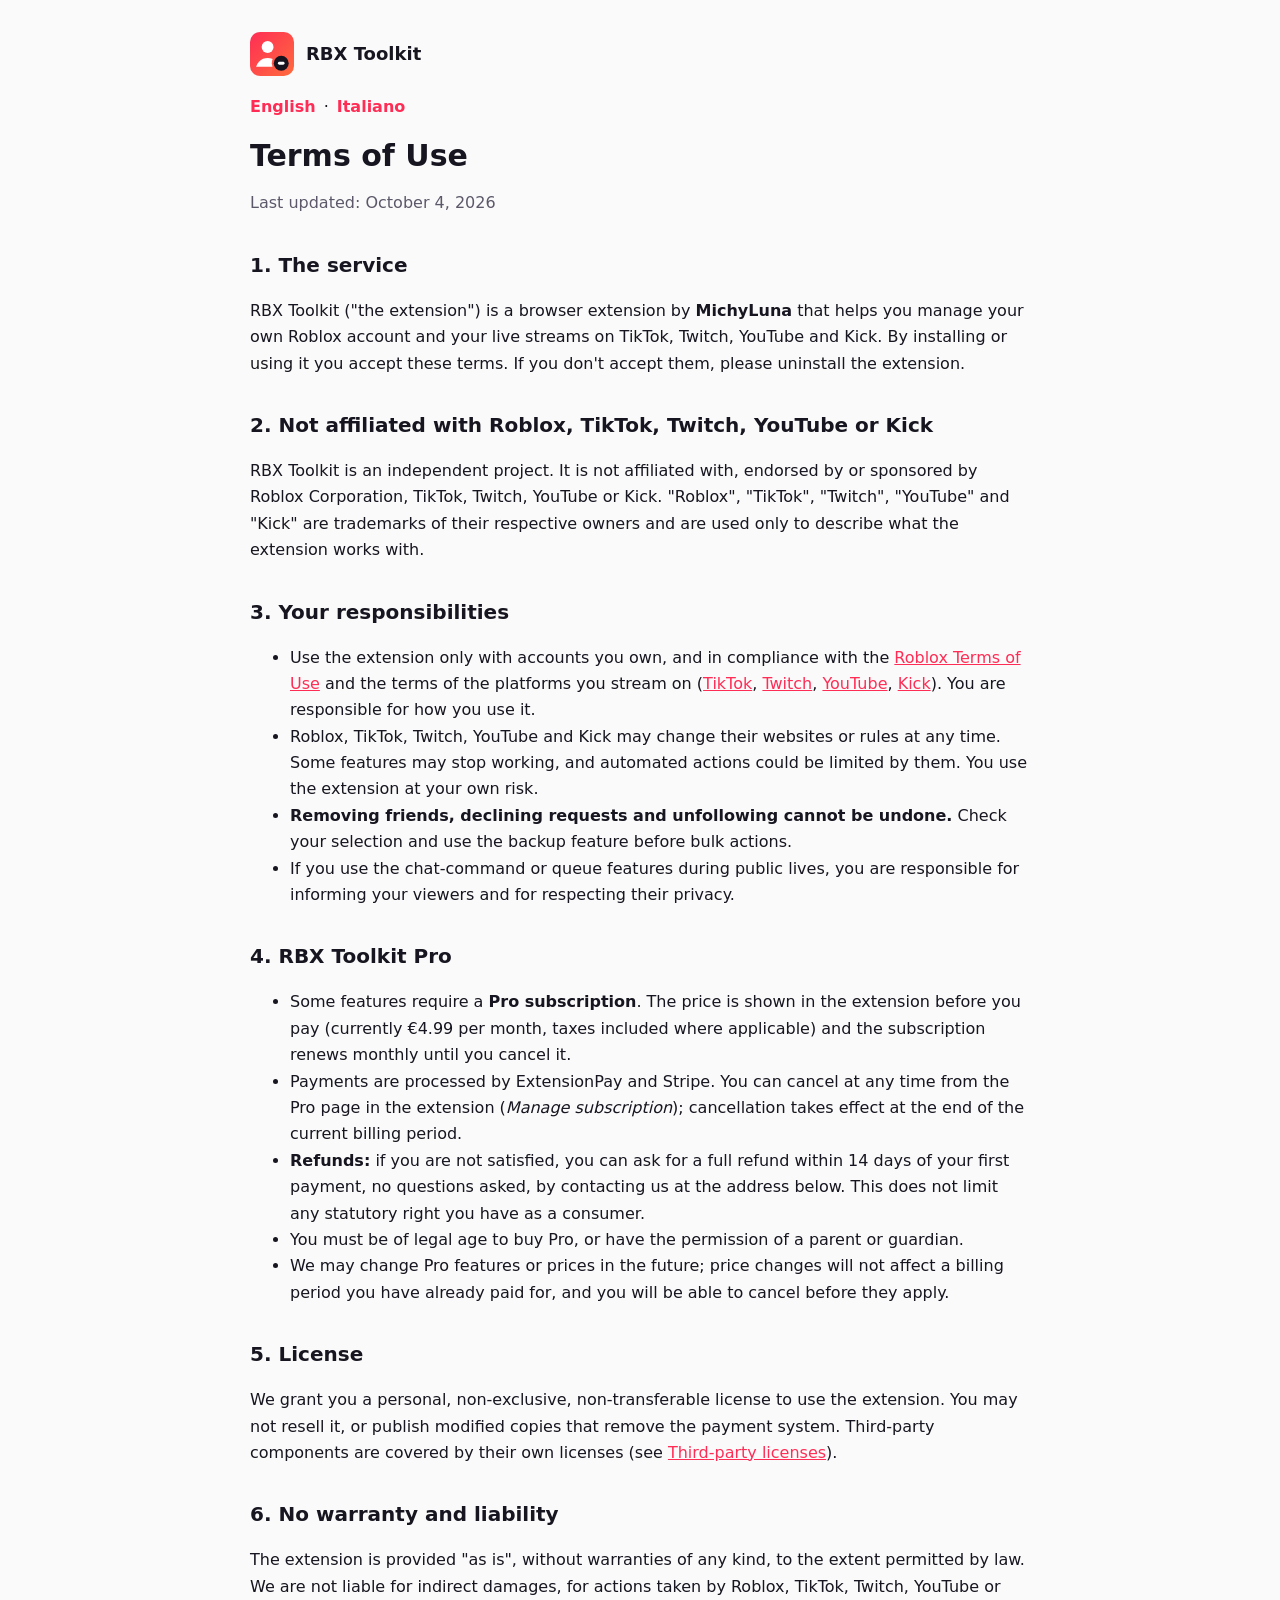
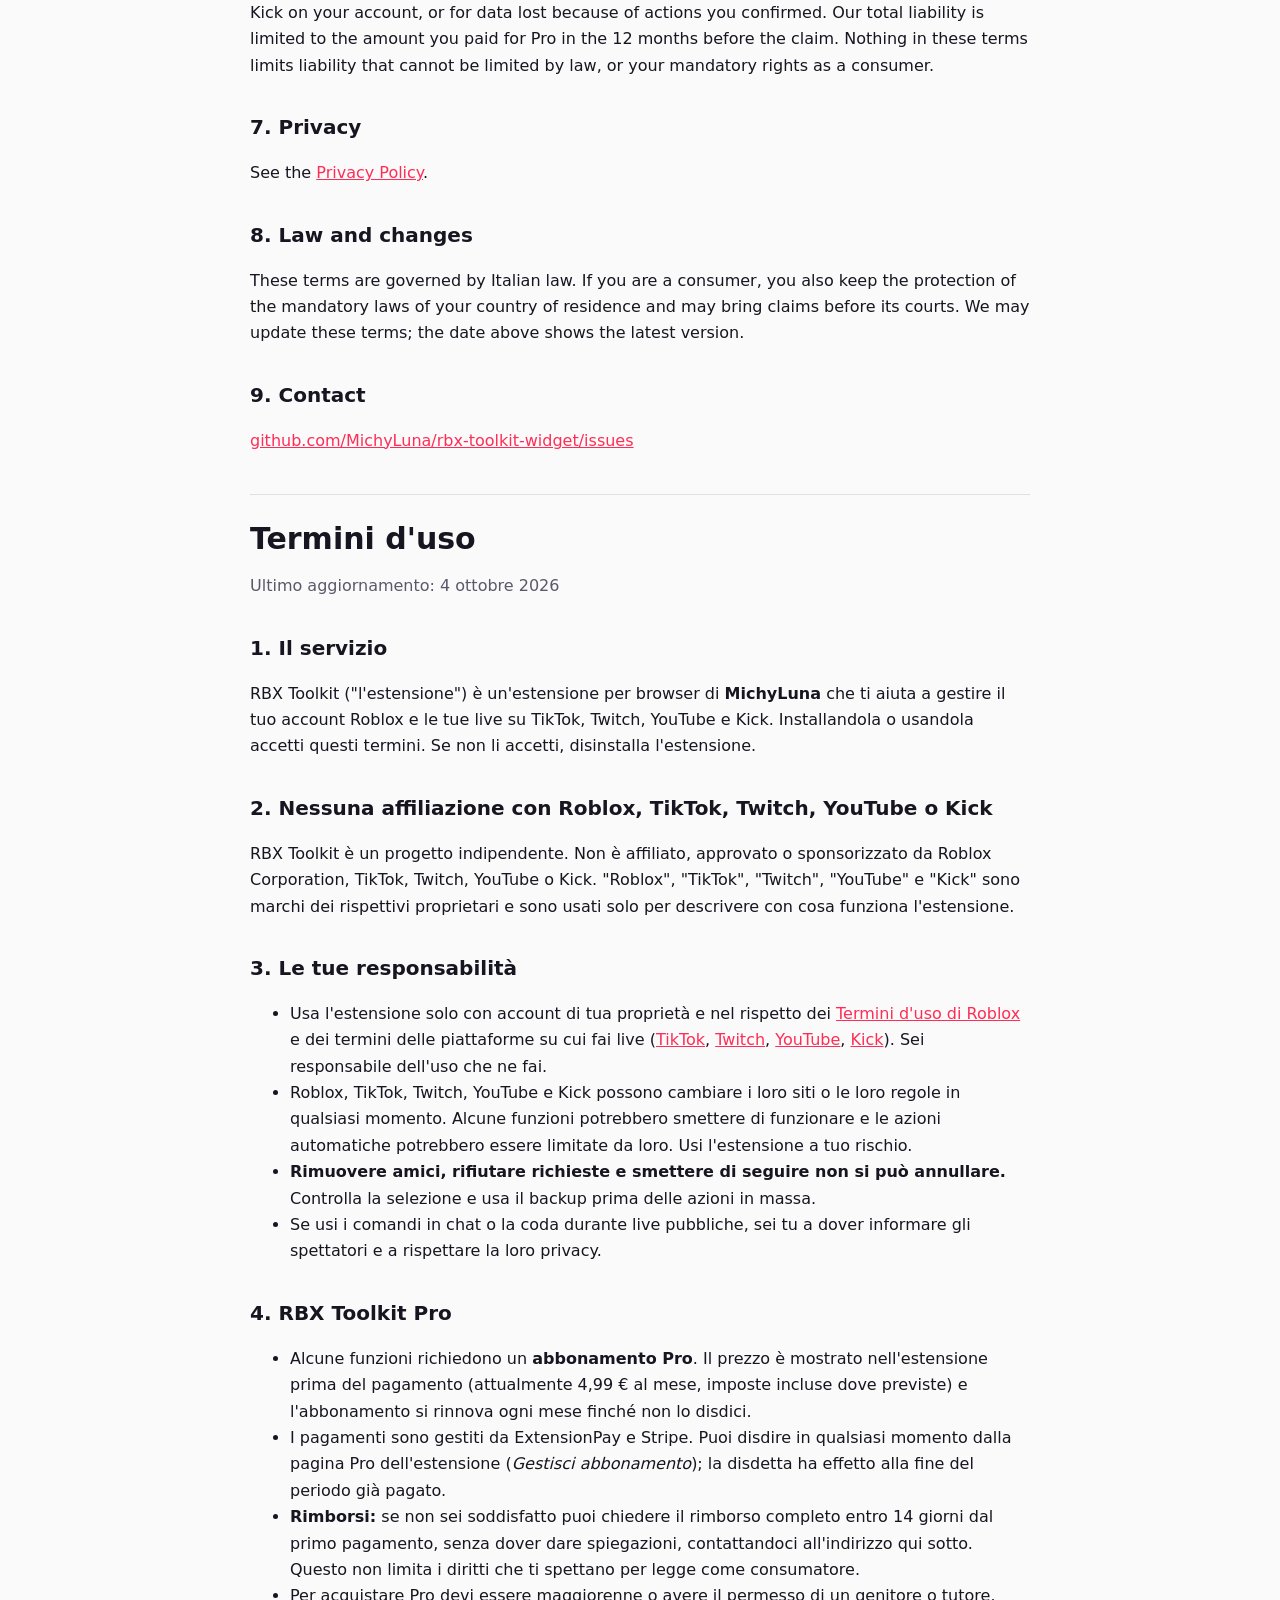
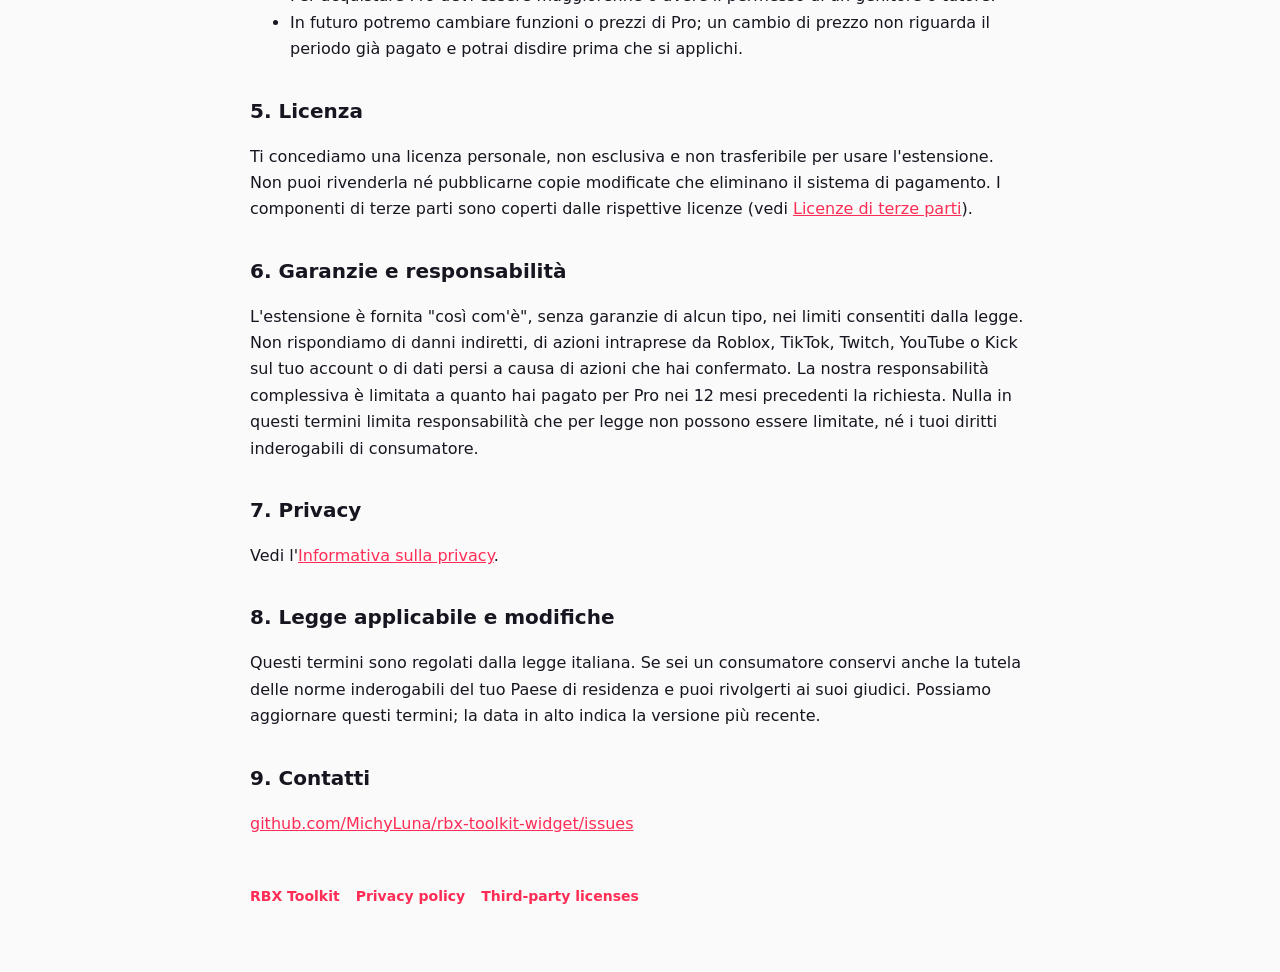
<file: terms.html>
<!doctype html>
<html lang="en">
<head>
<meta charset="utf-8">
<meta name="viewport" content="width=device-width, initial-scale=1">
<title>Terms of Use – RBX Toolkit</title>
<link rel="icon" href="logo.svg">
<link rel="stylesheet" href="legal.css">
</head>
<body>
<main>
  <header><img src="logo.svg" alt=""><a href="home.html">RBX Toolkit</a></header>
  <nav class="lang"><a href="#en">English</a> · <a href="#it">Italiano</a></nav>

  <section id="en">
    <h1>Terms of Use</h1>
    <p class="muted">Last updated: October 4, 2026</p>

    <h2>1. The service</h2>
    <p>RBX Toolkit ("the extension") is a browser extension by <strong>MichyLuna</strong> that helps you manage your own Roblox account and your live streams on TikTok, Twitch, YouTube and Kick.
      By installing or using it you accept these terms. If you don't accept them, please uninstall the extension.</p>

    <h2>2. Not affiliated with Roblox, TikTok, Twitch, YouTube or Kick</h2>
    <p>RBX Toolkit is an independent project. It is not affiliated with, endorsed by or sponsored by Roblox Corporation, TikTok, Twitch, YouTube or Kick. "Roblox", "TikTok", "Twitch", "YouTube" and "Kick" are trademarks of their respective owners
      and are used only to describe what the extension works with.</p>

    <h2>3. Your responsibilities</h2>
    <ul>
      <li>Use the extension only with accounts you own, and in compliance with the <a href="https://en.help.roblox.com/hc/articles/115004647846">Roblox Terms of Use</a>
        and the terms of the platforms you stream on (<a href="https://www.tiktok.com/legal/terms-of-service">TikTok</a>, <a href="https://www.twitch.tv/p/legal/terms-of-service/">Twitch</a>, <a href="https://www.youtube.com/t/terms">YouTube</a>, <a href="https://kick.com/terms-of-service">Kick</a>). You are responsible for how you use it.</li>
      <li>Roblox, TikTok, Twitch, YouTube and Kick may change their websites or rules at any time. Some features may stop working, and automated actions could be limited by them.
        You use the extension at your own risk.</li>
      <li><strong>Removing friends, declining requests and unfollowing cannot be undone.</strong> Check your selection and use the backup feature before bulk actions.</li>
      <li>If you use the chat-command or queue features during public lives, you are responsible for informing your viewers and for respecting their privacy.</li>
    </ul>

    <h2>4. RBX Toolkit Pro</h2>
    <ul>
      <li>Some features require a <strong>Pro subscription</strong>. The price is shown in the extension before you pay (currently €4.99 per month, taxes included where applicable)
        and the subscription renews monthly until you cancel it.</li>
      <li>Payments are processed by ExtensionPay and Stripe. You can cancel at any time from the Pro page in the extension (<em>Manage subscription</em>); cancellation takes effect at the end
        of the current billing period.</li>
      <li><strong>Refunds:</strong> if you are not satisfied, you can ask for a full refund within 14 days of your first payment, no questions asked, by contacting us at the address below.
        This does not limit any statutory right you have as a consumer.</li>
      <li>You must be of legal age to buy Pro, or have the permission of a parent or guardian.</li>
      <li>We may change Pro features or prices in the future; price changes will not affect a billing period you have already paid for, and you will be able to cancel before they apply.</li>
    </ul>

    <h2>5. License</h2>
    <p>We grant you a personal, non-exclusive, non-transferable license to use the extension. You may not resell it, or publish modified copies that remove the payment system.
      Third-party components are covered by their own licenses (see <a href="licenses.html">Third-party licenses</a>).</p>

    <h2>6. No warranty and liability</h2>
    <p>The extension is provided "as is", without warranties of any kind, to the extent permitted by law. We are not liable for indirect damages, for actions taken by Roblox, TikTok, Twitch, YouTube or Kick on your
      account, or for data lost because of actions you confirmed. Our total liability is limited to the amount you paid for Pro in the 12 months before the claim.
      Nothing in these terms limits liability that cannot be limited by law, or your mandatory rights as a consumer.</p>

    <h2>7. Privacy</h2>
    <p>See the <a href="privacy.html">Privacy Policy</a>.</p>

    <h2>8. Law and changes</h2>
    <p>These terms are governed by Italian law. If you are a consumer, you also keep the protection of the mandatory laws of your country of residence and may bring claims before its courts.
      We may update these terms; the date above shows the latest version.</p>

    <h2>9. Contact</h2>
    <p><a href="https://github.com/MichyLuna/rbx-toolkit-widget/issues">github.com/MichyLuna/rbx-toolkit-widget/issues</a></p>
  </section>

  <section id="it" class="lang-block">
    <h1>Termini d'uso</h1>
    <p class="muted">Ultimo aggiornamento: 4 ottobre 2026</p>

    <h2>1. Il servizio</h2>
    <p>RBX Toolkit ("l'estensione") è un'estensione per browser di <strong>MichyLuna</strong> che ti aiuta a gestire il tuo account Roblox e le tue live su TikTok, Twitch, YouTube e Kick.
      Installandola o usandola accetti questi termini. Se non li accetti, disinstalla l'estensione.</p>

    <h2>2. Nessuna affiliazione con Roblox, TikTok, Twitch, YouTube o Kick</h2>
    <p>RBX Toolkit è un progetto indipendente. Non è affiliato, approvato o sponsorizzato da Roblox Corporation, TikTok, Twitch, YouTube o Kick. "Roblox", "TikTok", "Twitch", "YouTube" e "Kick" sono marchi dei rispettivi proprietari
      e sono usati solo per descrivere con cosa funziona l'estensione.</p>

    <h2>3. Le tue responsabilità</h2>
    <ul>
      <li>Usa l'estensione solo con account di tua proprietà e nel rispetto dei <a href="https://en.help.roblox.com/hc/articles/115004647846">Termini d'uso di Roblox</a>
        e dei termini delle piattaforme su cui fai live (<a href="https://www.tiktok.com/legal/terms-of-service">TikTok</a>, <a href="https://www.twitch.tv/p/legal/terms-of-service/">Twitch</a>, <a href="https://www.youtube.com/t/terms">YouTube</a>, <a href="https://kick.com/terms-of-service">Kick</a>). Sei responsabile dell'uso che ne fai.</li>
      <li>Roblox, TikTok, Twitch, YouTube e Kick possono cambiare i loro siti o le loro regole in qualsiasi momento. Alcune funzioni potrebbero smettere di funzionare e le azioni automatiche potrebbero essere limitate da loro.
        Usi l'estensione a tuo rischio.</li>
      <li><strong>Rimuovere amici, rifiutare richieste e smettere di seguire non si può annullare.</strong> Controlla la selezione e usa il backup prima delle azioni in massa.</li>
      <li>Se usi i comandi in chat o la coda durante live pubbliche, sei tu a dover informare gli spettatori e a rispettare la loro privacy.</li>
    </ul>

    <h2>4. RBX Toolkit Pro</h2>
    <ul>
      <li>Alcune funzioni richiedono un <strong>abbonamento Pro</strong>. Il prezzo è mostrato nell'estensione prima del pagamento (attualmente 4,99 € al mese, imposte incluse dove previste)
        e l'abbonamento si rinnova ogni mese finché non lo disdici.</li>
      <li>I pagamenti sono gestiti da ExtensionPay e Stripe. Puoi disdire in qualsiasi momento dalla pagina Pro dell'estensione (<em>Gestisci abbonamento</em>); la disdetta ha effetto alla fine
        del periodo già pagato.</li>
      <li><strong>Rimborsi:</strong> se non sei soddisfatto puoi chiedere il rimborso completo entro 14 giorni dal primo pagamento, senza dover dare spiegazioni, contattandoci all'indirizzo qui sotto.
        Questo non limita i diritti che ti spettano per legge come consumatore.</li>
      <li>Per acquistare Pro devi essere maggiorenne o avere il permesso di un genitore o tutore.</li>
      <li>In futuro potremo cambiare funzioni o prezzi di Pro; un cambio di prezzo non riguarda il periodo già pagato e potrai disdire prima che si applichi.</li>
    </ul>

    <h2>5. Licenza</h2>
    <p>Ti concediamo una licenza personale, non esclusiva e non trasferibile per usare l'estensione. Non puoi rivenderla né pubblicarne copie modificate che eliminano il sistema di pagamento.
      I componenti di terze parti sono coperti dalle rispettive licenze (vedi <a href="licenses.html">Licenze di terze parti</a>).</p>

    <h2>6. Garanzie e responsabilità</h2>
    <p>L'estensione è fornita "così com'è", senza garanzie di alcun tipo, nei limiti consentiti dalla legge. Non rispondiamo di danni indiretti, di azioni intraprese da Roblox, TikTok, Twitch, YouTube o Kick sul tuo
      account o di dati persi a causa di azioni che hai confermato. La nostra responsabilità complessiva è limitata a quanto hai pagato per Pro nei 12 mesi precedenti la richiesta.
      Nulla in questi termini limita responsabilità che per legge non possono essere limitate, né i tuoi diritti inderogabili di consumatore.</p>

    <h2>7. Privacy</h2>
    <p>Vedi l'<a href="privacy.html">Informativa sulla privacy</a>.</p>

    <h2>8. Legge applicabile e modifiche</h2>
    <p>Questi termini sono regolati dalla legge italiana. Se sei un consumatore conservi anche la tutela delle norme inderogabili del tuo Paese di residenza e puoi rivolgerti ai suoi giudici.
      Possiamo aggiornare questi termini; la data in alto indica la versione più recente.</p>

    <h2>9. Contatti</h2>
    <p><a href="https://github.com/MichyLuna/rbx-toolkit-widget/issues">github.com/MichyLuna/rbx-toolkit-widget/issues</a></p>
  </section>

  <footer><div class="links"><a href="home.html">RBX Toolkit</a><a href="privacy.html">Privacy policy</a><a href="licenses.html">Third-party licenses</a></div></footer>
</main>
</body>
</html>
</file>
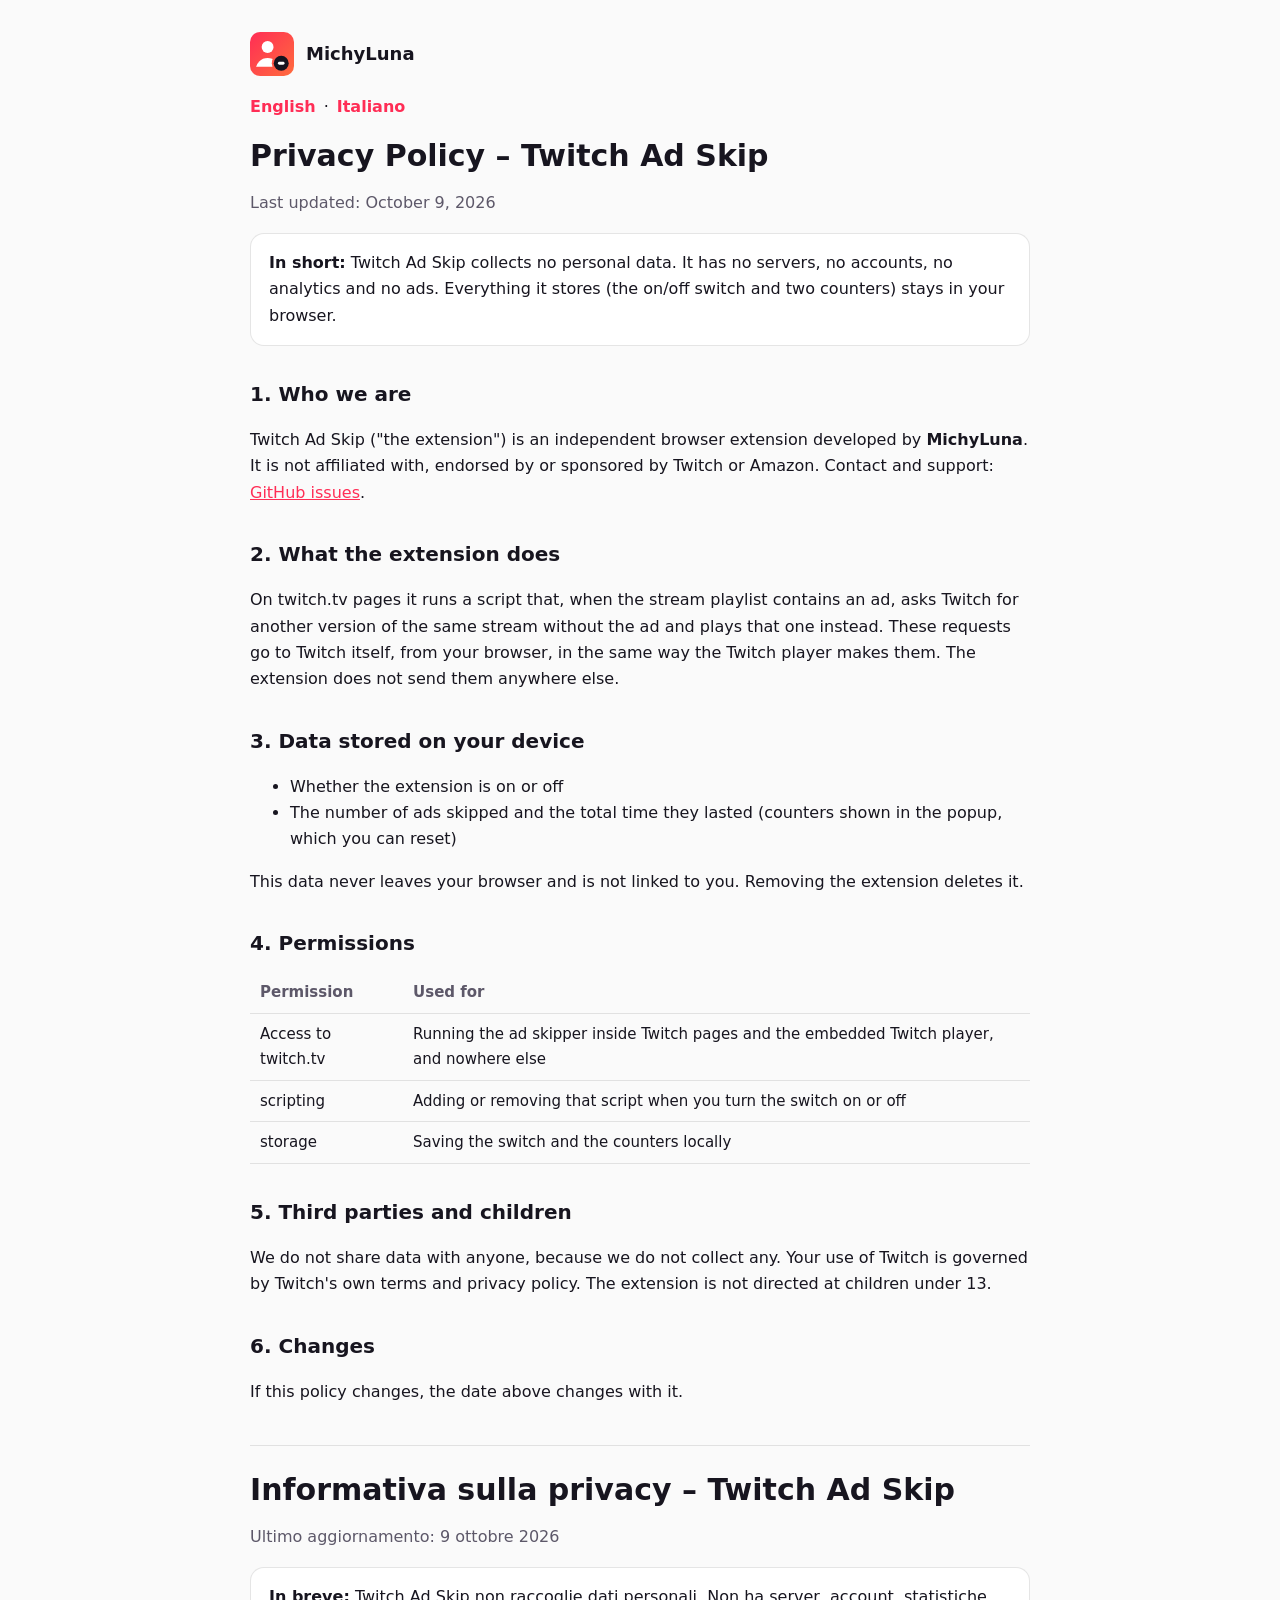
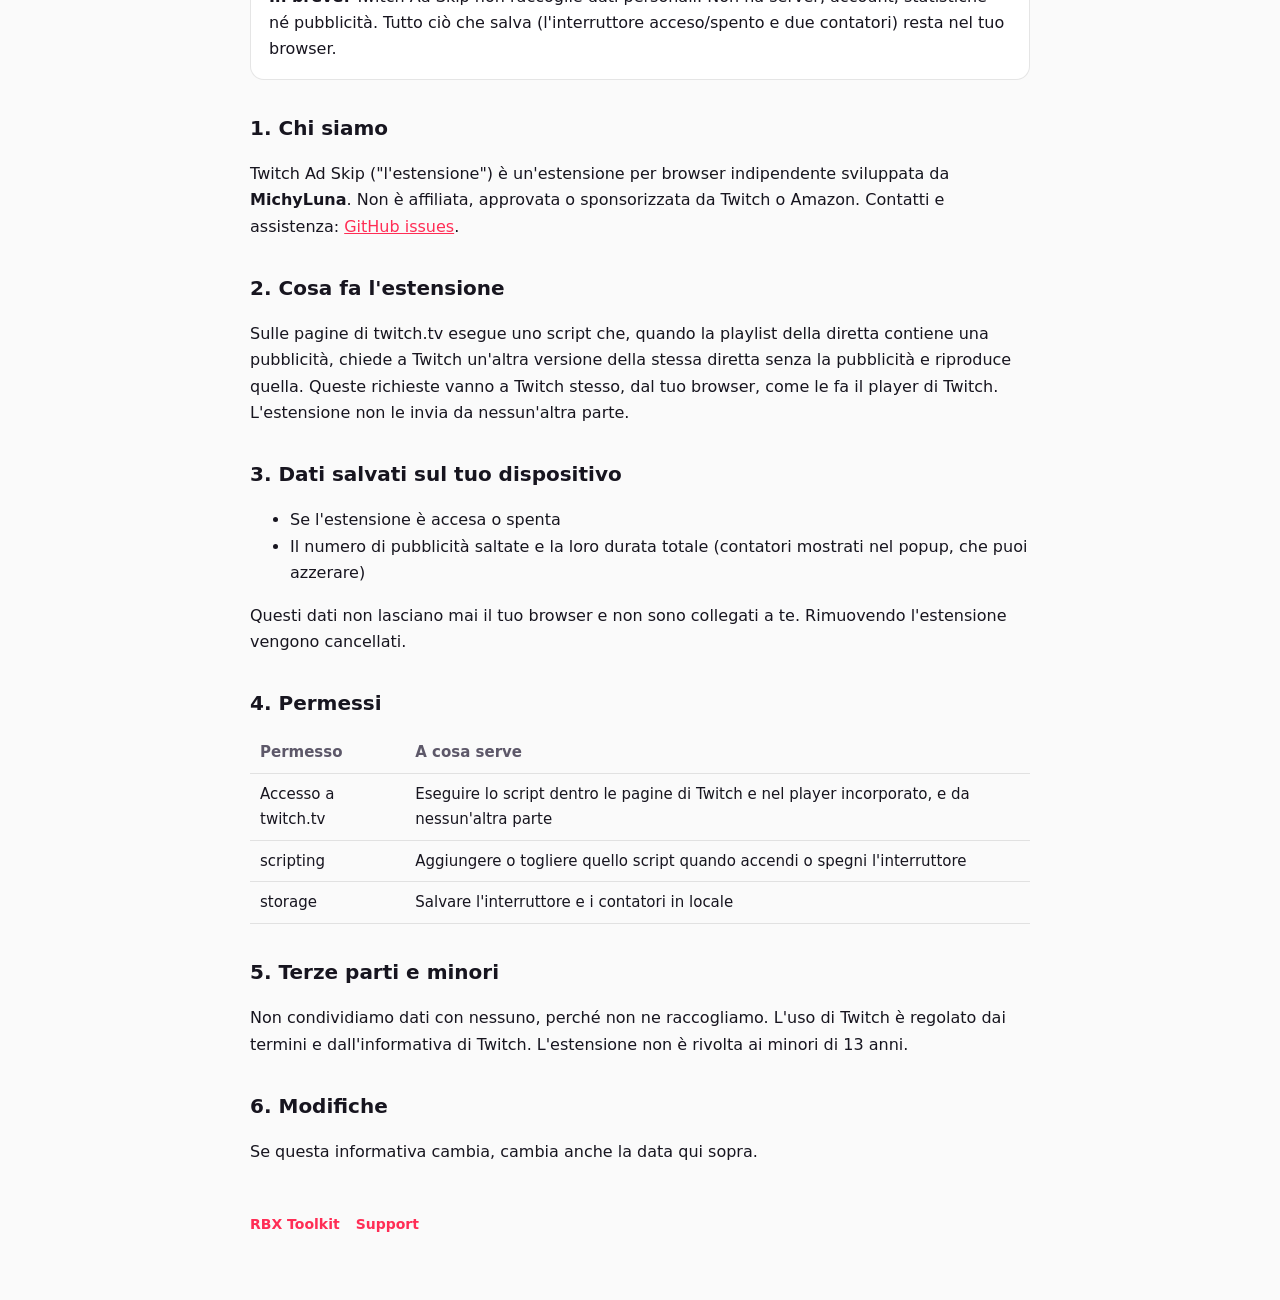
<file: twitch-ad-skip.html>
<!doctype html>
<html lang="en">
<head>
<meta charset="utf-8">
<meta name="viewport" content="width=device-width, initial-scale=1">
<title>Privacy Policy – Twitch Ad Skip</title>
<link rel="icon" href="logo.svg">
<link rel="stylesheet" href="legal.css">
</head>
<body>
<main>
  <header><img src="logo.svg" alt=""><a href="home.html">MichyLuna</a></header>
  <nav class="lang"><a href="#en">English</a> · <a href="#it">Italiano</a></nav>

  <section id="en">
    <h1>Privacy Policy – Twitch Ad Skip</h1>
    <p class="muted">Last updated: October 9, 2026</p>

    <div class="box">
      <strong>In short:</strong> Twitch Ad Skip collects no personal data. It has no servers, no accounts, no analytics and no ads.
      Everything it stores (the on/off switch and two counters) stays in your browser.
    </div>

    <h2>1. Who we are</h2>
    <p>Twitch Ad Skip ("the extension") is an independent browser extension developed by <strong>MichyLuna</strong>. It is not affiliated with, endorsed by or sponsored by Twitch or Amazon.
      Contact and support: <a href="https://github.com/MichyLuna/rbx-toolkit-widget/issues">GitHub issues</a>.</p>

    <h2>2. What the extension does</h2>
    <p>On twitch.tv pages it runs a script that, when the stream playlist contains an ad, asks Twitch for another version of the same stream without the ad and plays that one instead.
      These requests go to Twitch itself, from your browser, in the same way the Twitch player makes them. The extension does not send them anywhere else.</p>

    <h2>3. Data stored on your device</h2>
    <ul>
      <li>Whether the extension is on or off</li>
      <li>The number of ads skipped and the total time they lasted (counters shown in the popup, which you can reset)</li>
    </ul>
    <p>This data never leaves your browser and is not linked to you. Removing the extension deletes it.</p>

    <h2>4. Permissions</h2>
    <table>
      <tr><th>Permission</th><th>Used for</th></tr>
      <tr><td>Access to twitch.tv</td><td>Running the ad skipper inside Twitch pages and the embedded Twitch player, and nowhere else</td></tr>
      <tr><td>scripting</td><td>Adding or removing that script when you turn the switch on or off</td></tr>
      <tr><td>storage</td><td>Saving the switch and the counters locally</td></tr>
    </table>

    <h2>5. Third parties and children</h2>
    <p>We do not share data with anyone, because we do not collect any. Your use of Twitch is governed by Twitch's own terms and privacy policy.
      The extension is not directed at children under 13.</p>

    <h2>6. Changes</h2>
    <p>If this policy changes, the date above changes with it.</p>
  </section>

  <section id="it" class="lang-block">
    <h1>Informativa sulla privacy – Twitch Ad Skip</h1>
    <p class="muted">Ultimo aggiornamento: 9 ottobre 2026</p>

    <div class="box">
      <strong>In breve:</strong> Twitch Ad Skip non raccoglie dati personali. Non ha server, account, statistiche né pubblicità.
      Tutto ciò che salva (l'interruttore acceso/spento e due contatori) resta nel tuo browser.
    </div>

    <h2>1. Chi siamo</h2>
    <p>Twitch Ad Skip ("l'estensione") è un'estensione per browser indipendente sviluppata da <strong>MichyLuna</strong>. Non è affiliata, approvata o sponsorizzata da Twitch o Amazon.
      Contatti e assistenza: <a href="https://github.com/MichyLuna/rbx-toolkit-widget/issues">GitHub issues</a>.</p>

    <h2>2. Cosa fa l'estensione</h2>
    <p>Sulle pagine di twitch.tv esegue uno script che, quando la playlist della diretta contiene una pubblicità, chiede a Twitch un'altra versione della stessa diretta senza la pubblicità e riproduce quella.
      Queste richieste vanno a Twitch stesso, dal tuo browser, come le fa il player di Twitch. L'estensione non le invia da nessun'altra parte.</p>

    <h2>3. Dati salvati sul tuo dispositivo</h2>
    <ul>
      <li>Se l'estensione è accesa o spenta</li>
      <li>Il numero di pubblicità saltate e la loro durata totale (contatori mostrati nel popup, che puoi azzerare)</li>
    </ul>
    <p>Questi dati non lasciano mai il tuo browser e non sono collegati a te. Rimuovendo l'estensione vengono cancellati.</p>

    <h2>4. Permessi</h2>
    <table>
      <tr><th>Permesso</th><th>A cosa serve</th></tr>
      <tr><td>Accesso a twitch.tv</td><td>Eseguire lo script dentro le pagine di Twitch e nel player incorporato, e da nessun'altra parte</td></tr>
      <tr><td>scripting</td><td>Aggiungere o togliere quello script quando accendi o spegni l'interruttore</td></tr>
      <tr><td>storage</td><td>Salvare l'interruttore e i contatori in locale</td></tr>
    </table>

    <h2>5. Terze parti e minori</h2>
    <p>Non condividiamo dati con nessuno, perché non ne raccogliamo. L'uso di Twitch è regolato dai termini e dall'informativa di Twitch.
      L'estensione non è rivolta ai minori di 13 anni.</p>

    <h2>6. Modifiche</h2>
    <p>Se questa informativa cambia, cambia anche la data qui sopra.</p>
  </section>

  <footer><div class="links"><a href="home.html">RBX Toolkit</a><a href="https://github.com/MichyLuna/rbx-toolkit-widget/issues">Support</a></div></footer>
</main>
</body>
</html>
</file>
<file: legal.css>
:root { --bg: #0e0d13; --surface: #17151f; --text: #f1eff7; --muted: #a39db4; --accent: #ff2d55; --border: rgba(255, 255, 255, .08); }
@media (prefers-color-scheme: light) {
  :root { --bg: #fafafa; --surface: #ffffff; --text: #17151f; --muted: #5d5869; --border: rgba(0, 0, 0, .1); }
}
* { box-sizing: border-box; }
body { margin: 0; background: var(--bg); color: var(--text); font: 16px/1.65 "Segoe UI", system-ui, -apple-system, sans-serif; }
main { max-width: 820px; margin: 0 auto; padding: 32px 20px 64px; }
header { display: flex; align-items: center; gap: 12px; margin-bottom: 8px; }
header img { width: 44px; height: 44px; }
header a { color: inherit; text-decoration: none; font-weight: 700; font-size: 18px; }
nav.lang { display: flex; gap: 8px; margin: 18px 0 8px; flex-wrap: wrap; }
nav.lang a, .links a { color: var(--accent); text-decoration: none; font-weight: 600; }
h1 { font-size: 30px; line-height: 1.2; margin: 18px 0 4px; }
h2 { font-size: 20px; margin: 32px 0 8px; }
h3 { font-size: 16px; margin: 20px 0 6px; }
p, li { color: var(--text); }
.muted { color: var(--muted); }
a { color: var(--accent); }
section.lang-block { border-top: 1px solid var(--border); margin-top: 40px; padding-top: 8px; }
table { width: 100%; border-collapse: collapse; margin: 12px 0; font-size: 15px; }
th, td { text-align: left; vertical-align: top; padding: 8px 10px; border-bottom: 1px solid var(--border); }
th { color: var(--muted); font-weight: 600; }
code { background: var(--surface); border: 1px solid var(--border); border-radius: 6px; padding: 1px 6px; font-size: 14px; }
.box { background: var(--surface); border: 1px solid var(--border); border-radius: 14px; padding: 16px 18px; margin: 16px 0; }
footer { margin-top: 48px; color: var(--muted); font-size: 14px; }
.links { display: flex; gap: 16px; flex-wrap: wrap; }
</file>
